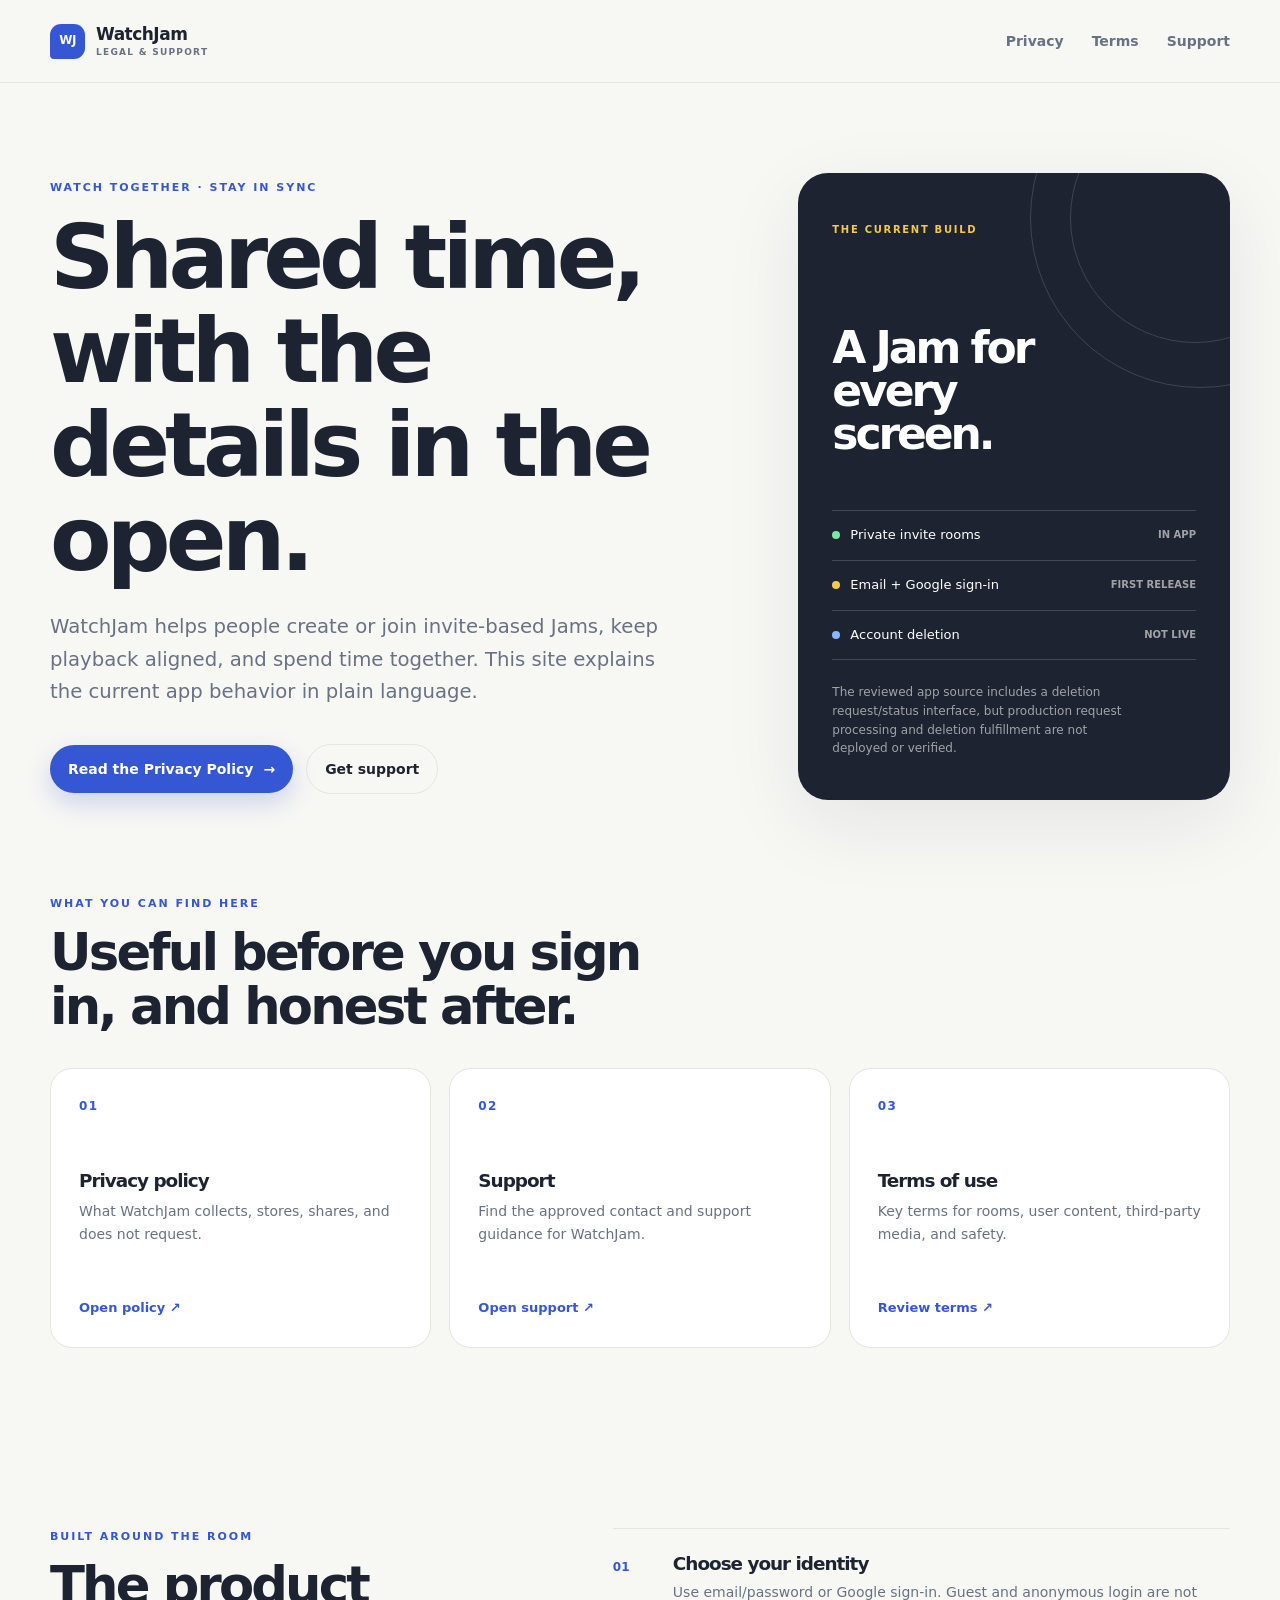
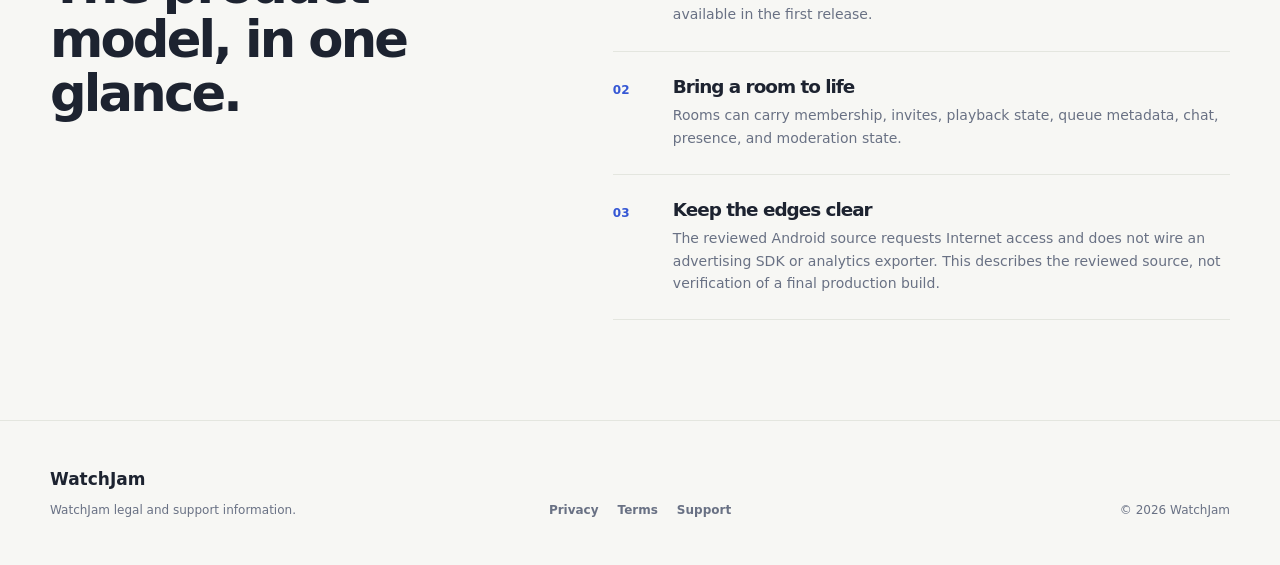
<file: index.html>
<!doctype html>
<html lang="en">
  <head>
    <meta charset="utf-8" />
    <meta name="viewport" content="width=device-width, initial-scale=1" />
    <meta
      name="description"
      content="WatchJam legal and support information."
    />
    <title>WatchJam — watch together, clearly</title>
    <link rel="stylesheet" href="assets/site.css" />
    <script defer src="assets/site.js"></script>
  </head>
  <body data-page="home">
<header class="site-header">
      <div class="container header-inner">
        <a class="brand" href="index.html" aria-label="WatchJam home">
          <span class="brand-mark" aria-hidden="true">WJ</span>
          <span class="brand-copy"
            ><strong>WatchJam</strong><small>legal &amp; support</small></span
          >
        </a>
        <button
          class="menu-toggle"
          type="button"
          aria-expanded="false"
          aria-controls="site-nav"
        >
          <span class="sr-only">Toggle navigation</span>
          <span class="menu-icon" aria-hidden="true"
            ><i></i><i></i><i></i
          ></span>
        </button>
        <nav id="site-nav" class="site-nav" aria-label="Primary navigation">
          <a data-nav="privacy" href="privacy.html">Privacy</a>

          <a data-nav="terms" href="terms.html">Terms</a>
          <a data-nav="support" href="support.html">Support</a>
        </nav>
      </div>
    </header>

    <main>
      <section class="hero container">
        <div class="hero-copy">
          <p class="eyebrow">Watch together · stay in sync</p>
          <h1>Shared time, with the details in the open.</h1>
          <p class="hero-lede">
            WatchJam helps people create or join invite-based Jams, keep
            playback aligned, and spend time together. This site explains the
            current app behavior in plain language.
          </p>
          <div class="button-row">
            <a class="button button-primary" href="privacy.html"
              >Read the Privacy Policy <span aria-hidden="true">→</span></a
            >
            <a class="button button-quiet" href="support.html">Get support</a>
          </div>
        </div>
        <div class="hero-card" aria-label="WatchJam product summary">
          <div class="orb orb-one"></div>
          <div class="orb orb-two"></div>
          <span class="hero-card-kicker">THE CURRENT BUILD</span>
          <div class="hero-card-title">A Jam for every screen.</div>
          <div class="signal-list">
            <div>
              <span class="signal-dot green"></span
              ><span>Private invite rooms</span><b>in app</b>
            </div>
            <div>
              <span class="signal-dot yellow"></span><span>Email + Google sign-in</span
              ><b>first release</b>
            </div>
            <div>
              <span class="signal-dot blue"></span><span>Account deletion</span
              ><b>not live</b>
            </div>
          </div>
          <p class="hero-card-note">
            The reviewed app source includes a deletion request/status
            interface, but production request processing and deletion
            fulfillment are not deployed or verified.
          </p>
        </div>
      </section>

      <section class="section section-tight container">
        <div class="section-heading">
          <p class="eyebrow">What you can find here</p>
          <h2>Useful before you sign in, and honest after.</h2>
        </div>
        <div class="card-grid three-up">
          <a class="info-card" href="privacy.html">
            <span class="card-number">01</span>
            <h3>Privacy policy</h3>
            <p>
              What WatchJam collects, stores, shares, and does not request.
            </p>
            <span class="card-link"
              >Open policy <span aria-hidden="true">↗</span></span
            >
          </a>
          <a class="info-card" href="support.html">
            <span class="card-number">02</span>
            <h3>Support</h3>
            <p>
              Find the approved contact and support guidance for WatchJam.
            </p>
            <span class="card-link"
              >Open support <span aria-hidden="true">↗</span></span
            >
          </a>
          <a class="info-card" href="terms.html">
            <span class="card-number">03</span>
            <h3>Terms of use</h3>
            <p>
              Key terms for rooms, user content, third-party media, and safety.
            </p>
            <span class="card-link"
              >Review terms <span aria-hidden="true">↗</span></span
            >
          </a>
        </div>
      </section>

      <section class="section container split-section">
        <div>
          <p class="eyebrow">Built around the room</p>
          <h2>The product model, in one glance.</h2>
        </div>
        <div class="fact-stack">
          <div class="fact-row">
            <span class="fact-icon">01</span>
            <div>
              <h3>Choose your identity</h3>
              <p>
                Use email/password or Google sign-in. Guest and anonymous login
                are not available in the first release.
              </p>
            </div>
          </div>
          <div class="fact-row">
            <span class="fact-icon">02</span>
            <div>
              <h3>Bring a room to life</h3>
              <p>
                Rooms can carry membership, invites, playback state, queue
                metadata, chat, presence, and moderation state.
              </p>
            </div>
          </div>
          <div class="fact-row">
            <span class="fact-icon">03</span>
            <div>
              <h3>Keep the edges clear</h3>
              <p>
                The reviewed Android source requests Internet access and does not wire
                an advertising SDK or analytics exporter. This describes the
                reviewed source, not verification of a final production build.
              </p>
            </div>
          </div>
        </div>
      </section>


    </main>

    <footer class="site-footer">
      <div class="container footer-inner">
        <div>
          <a class="footer-brand" href="index.html">WatchJam</a>
          <p>WatchJam legal and support information.</p>
        </div>
        <nav aria-label="Footer navigation">
          <a href="privacy.html">Privacy</a
          ><a href="terms.html">Terms</a><a href="support.html">Support</a>
        </nav>
        <p class="footer-meta">© <span data-year></span> WatchJam</p>
      </div>
    </footer>
  </body>
</html>
</file>
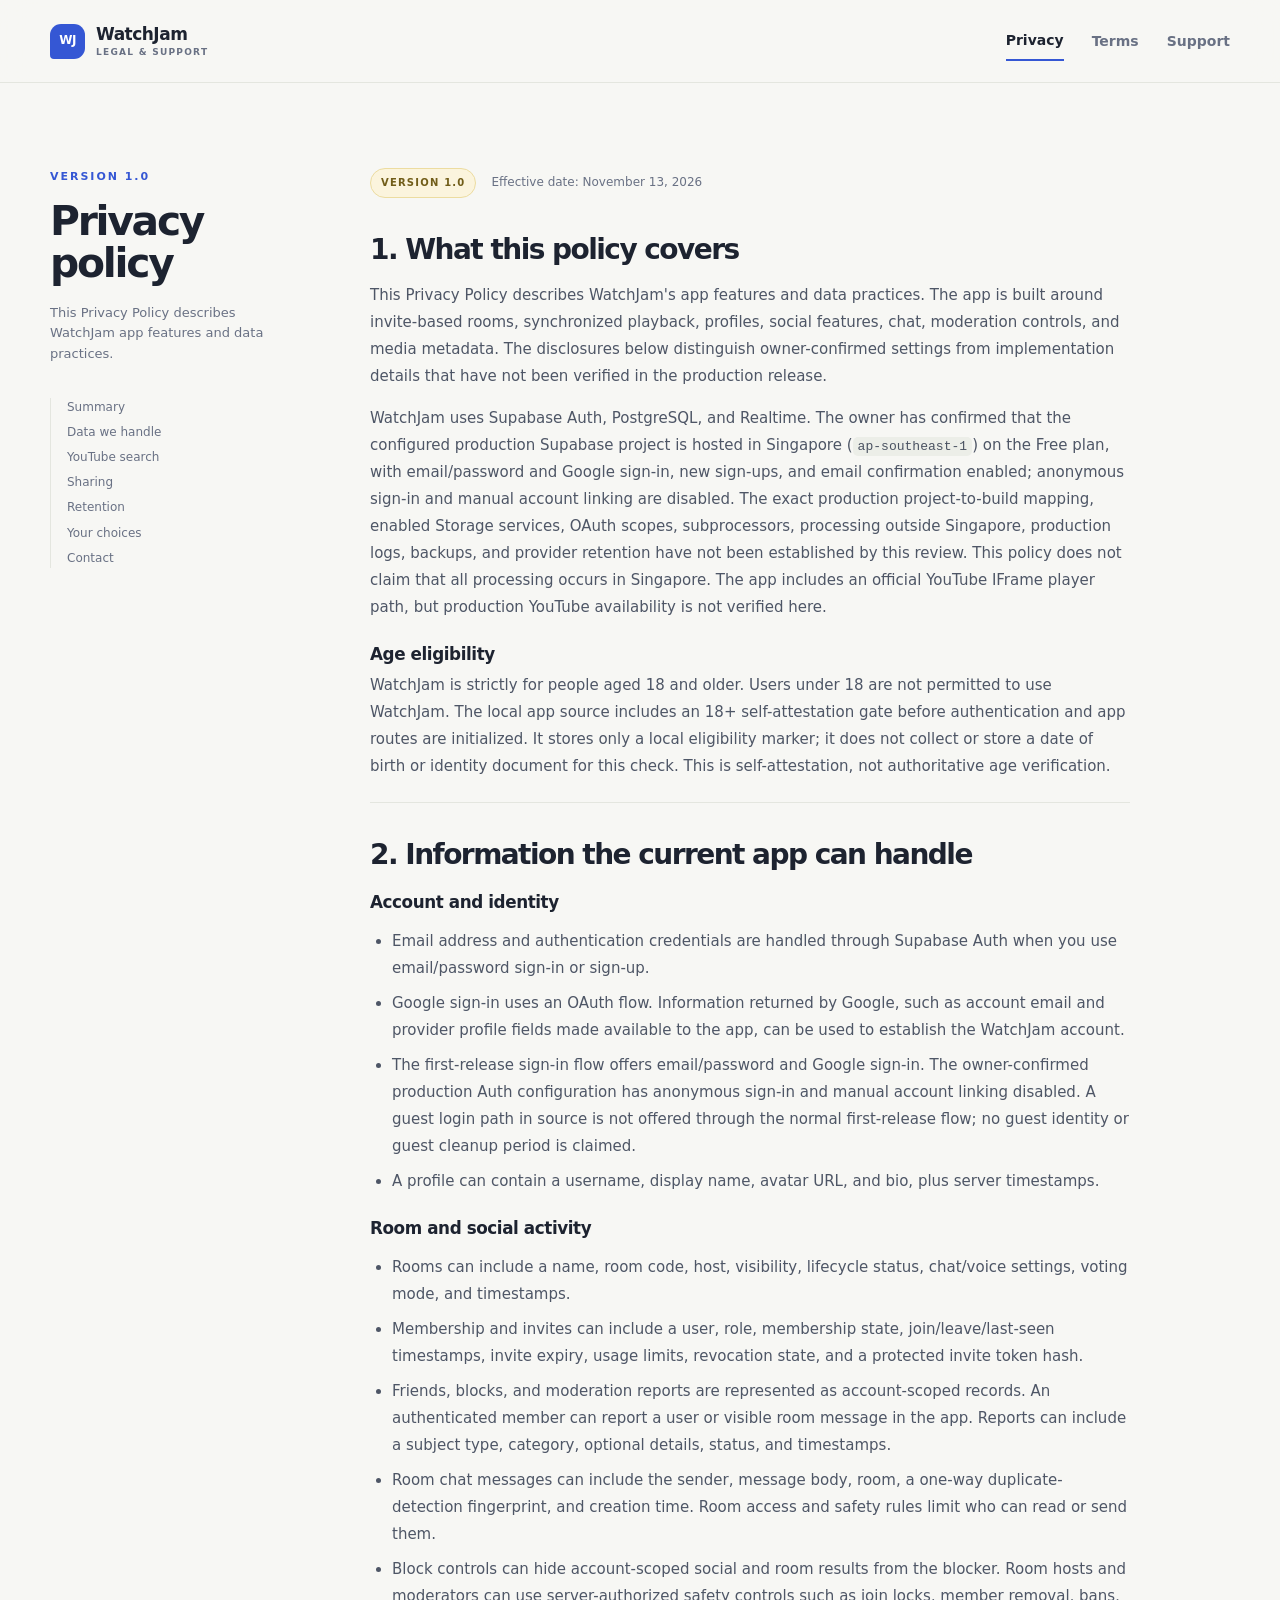
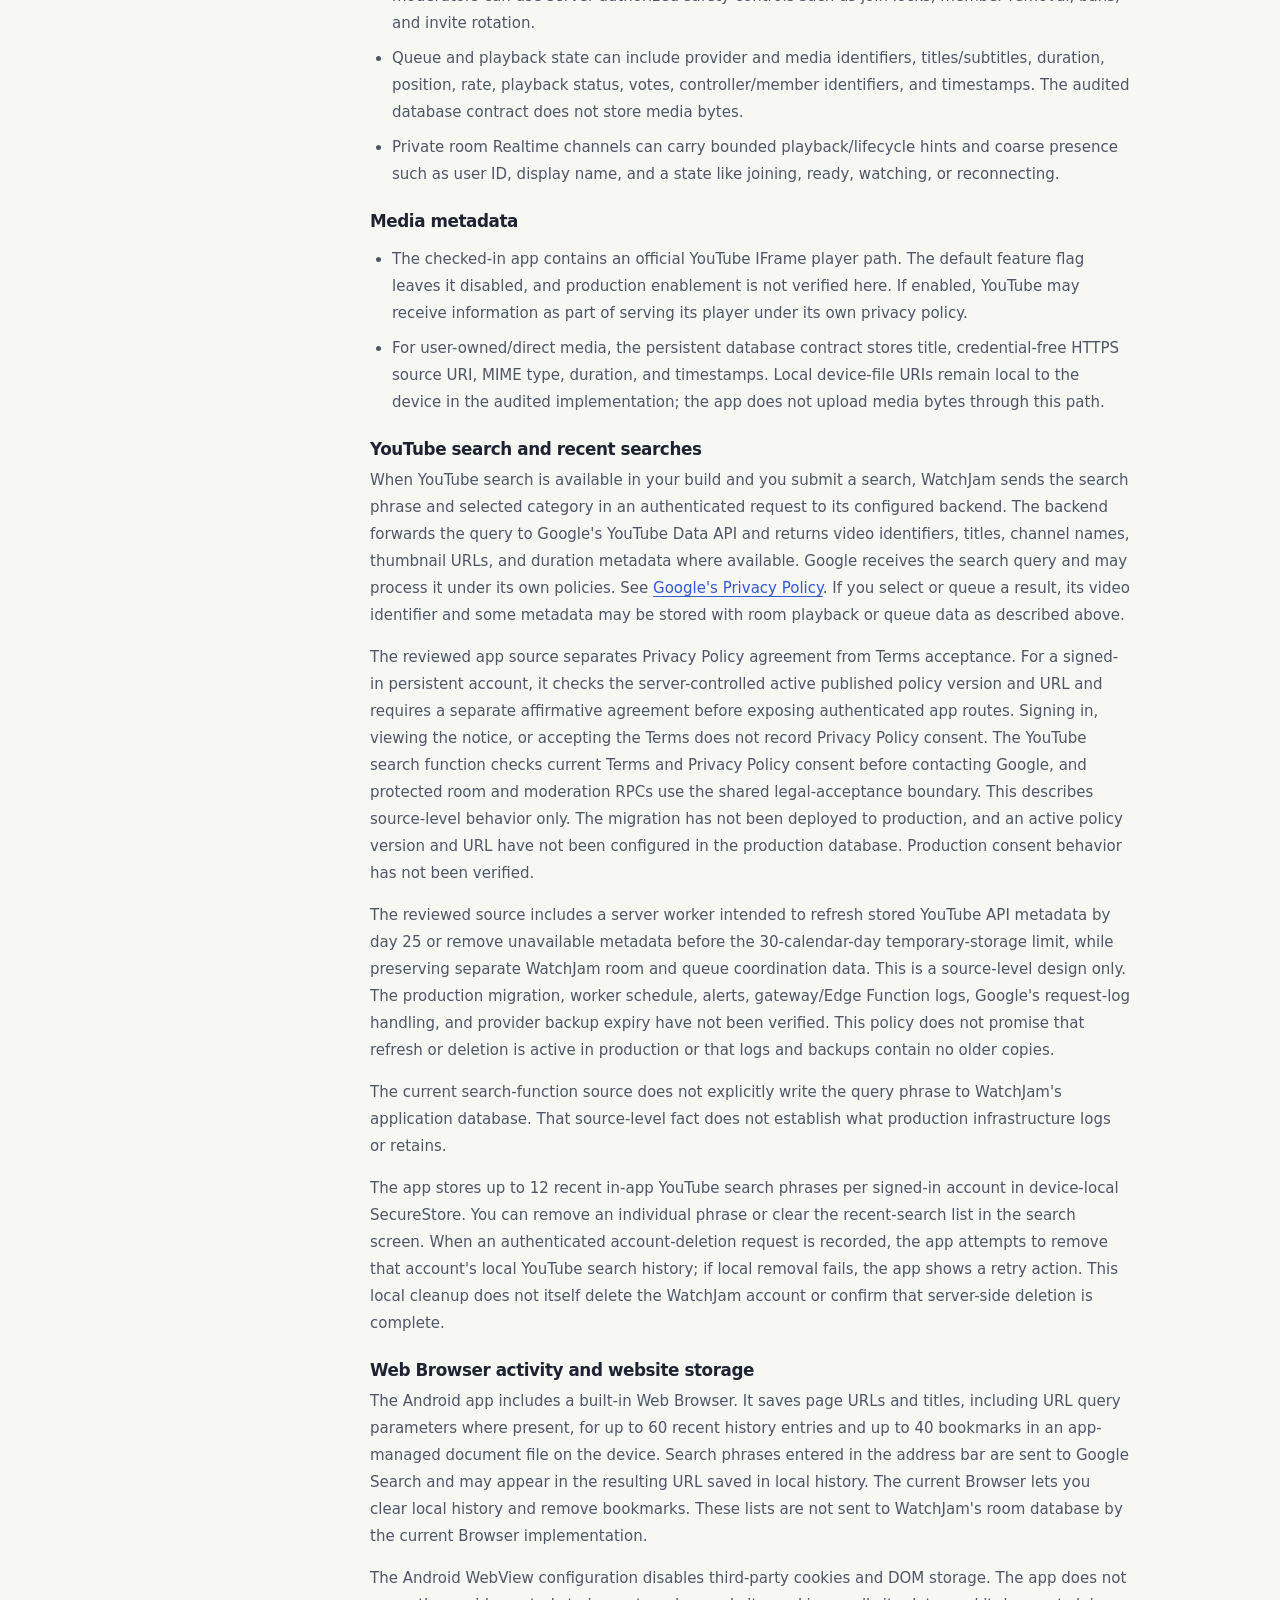
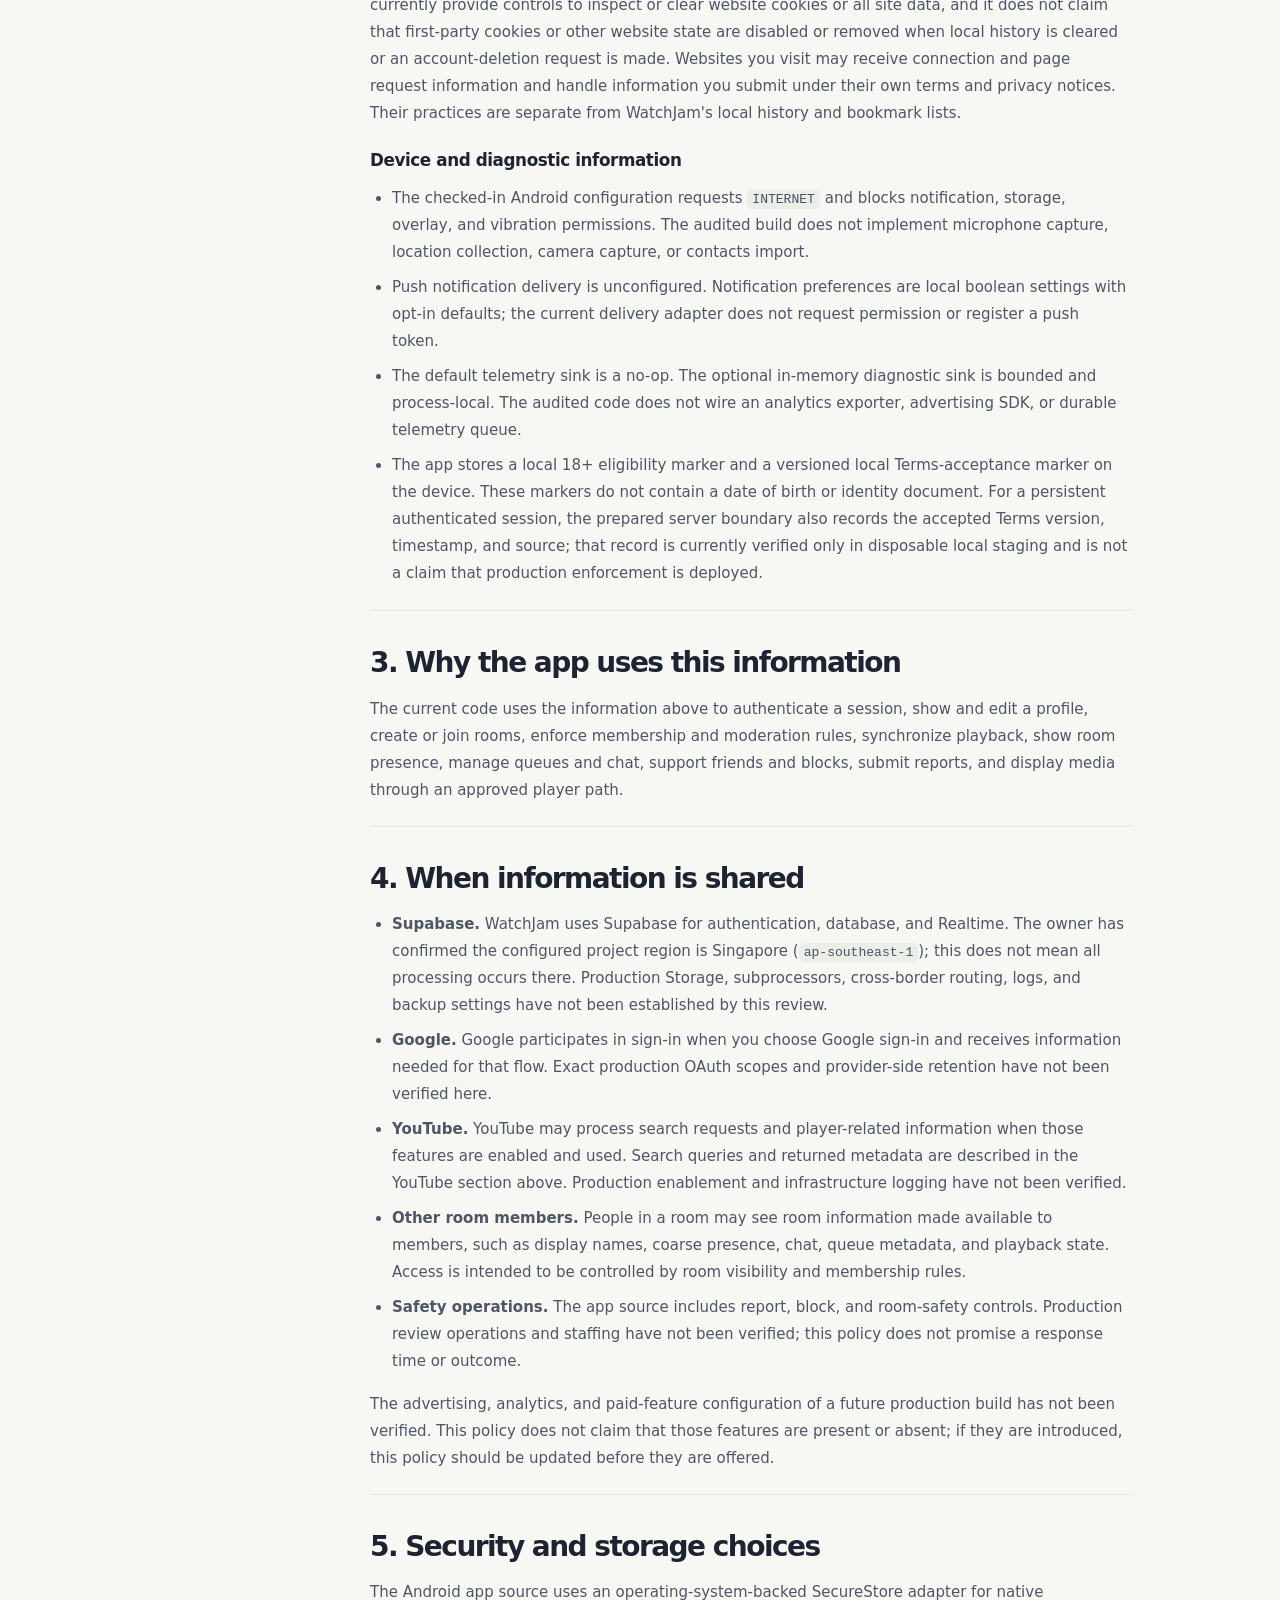
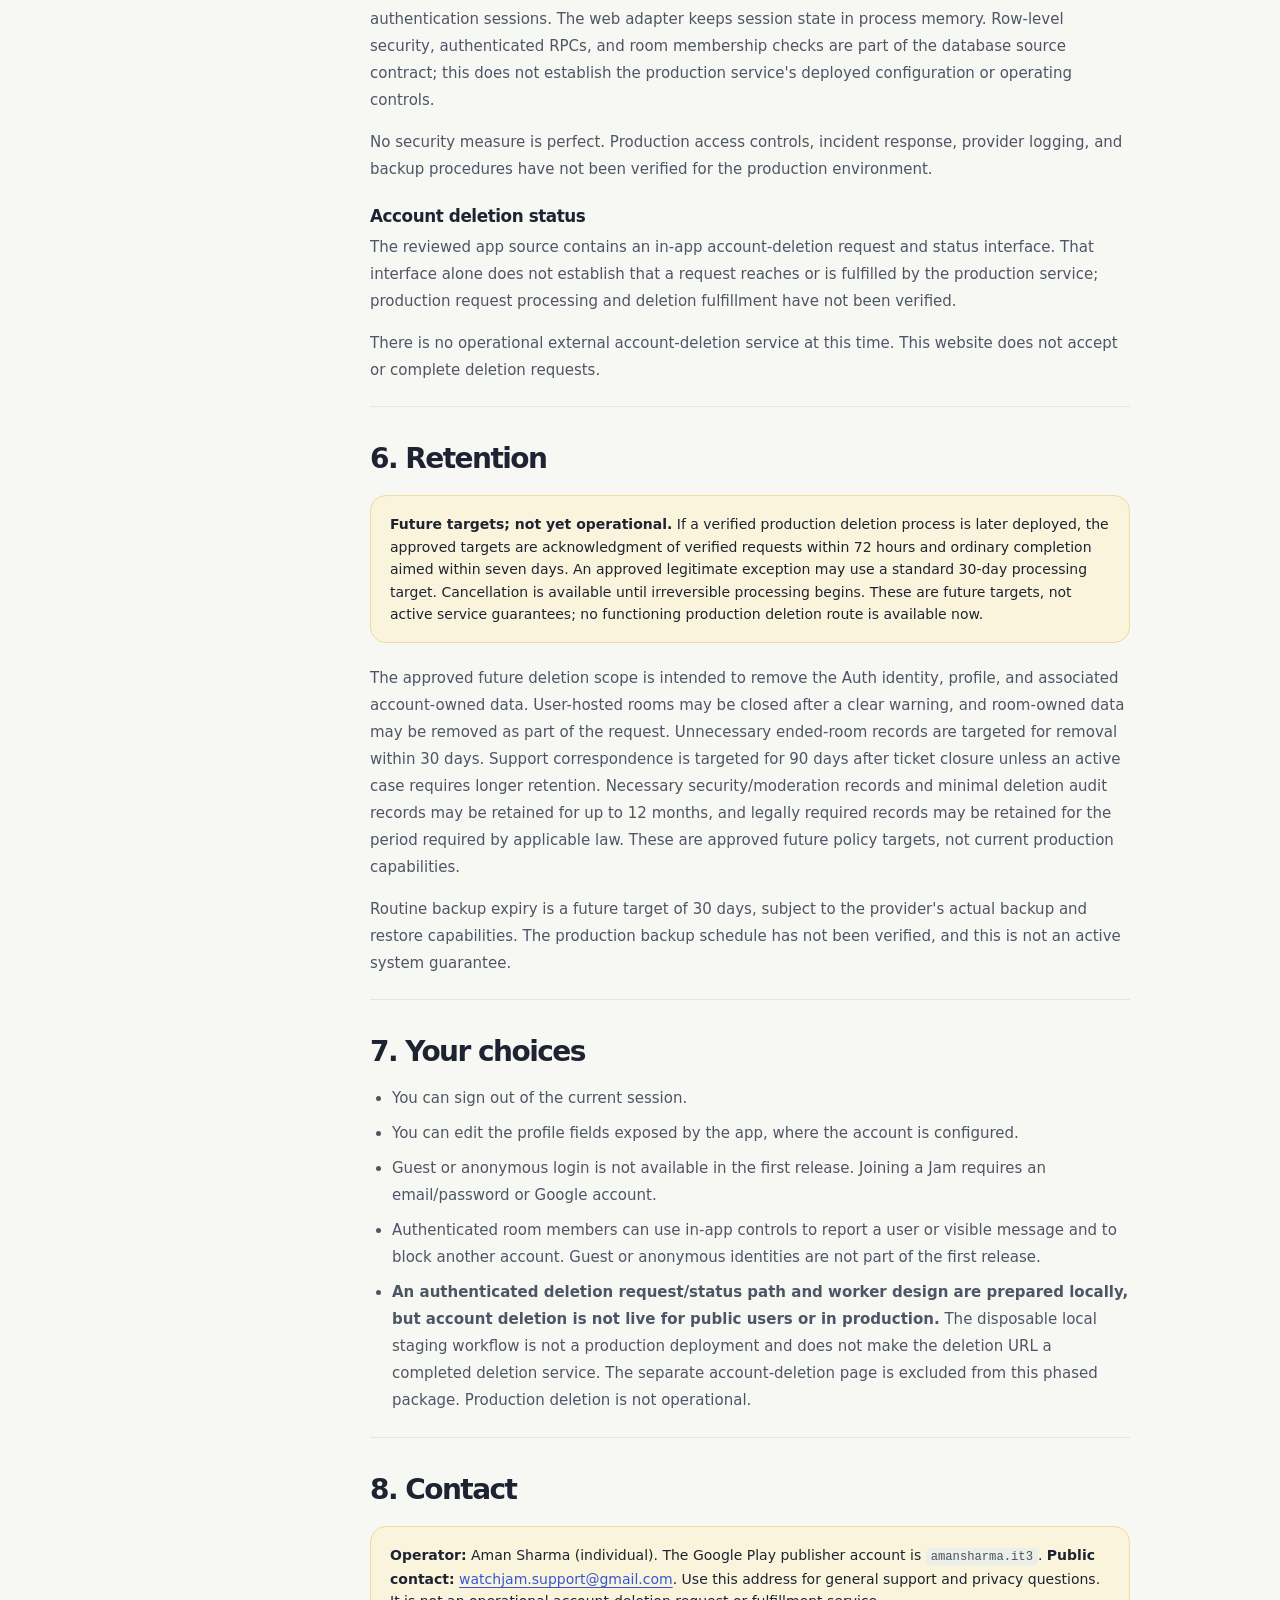
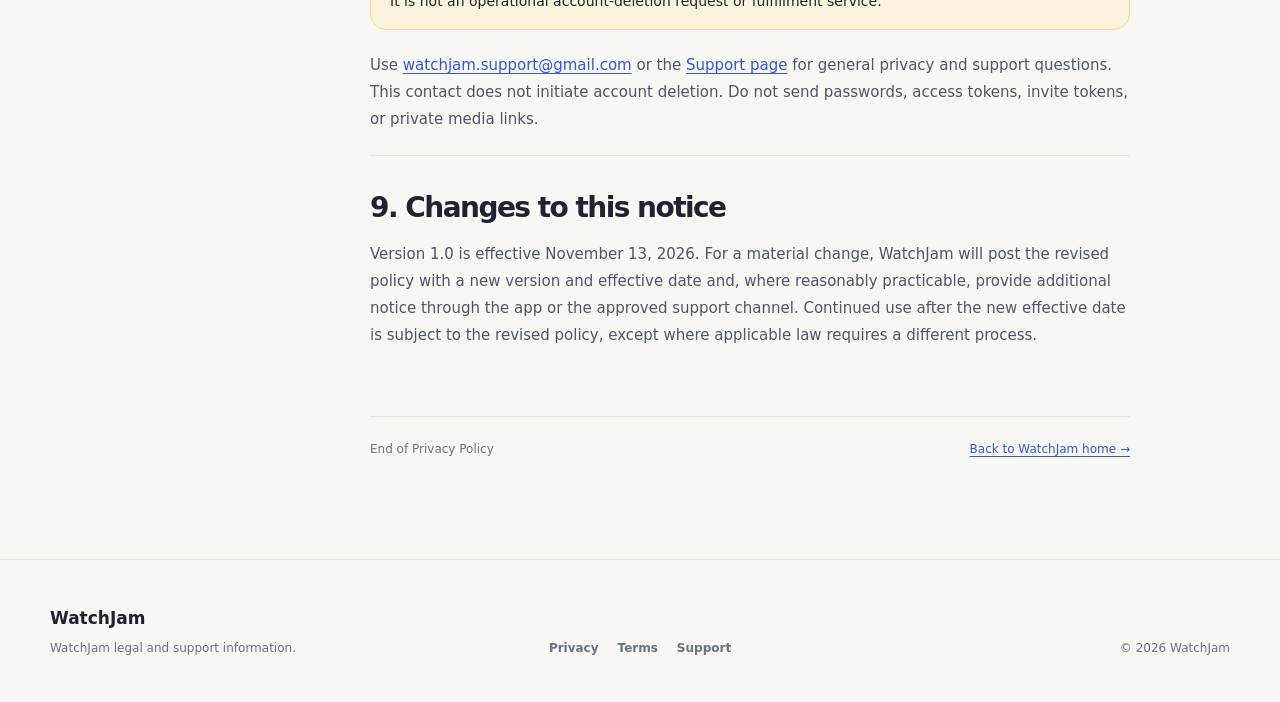
<file: privacy.html>
<!doctype html>
<html lang="en">
  <head>
    <meta charset="utf-8" />
    <meta name="viewport" content="width=device-width, initial-scale=1" />
    <meta
      name="description"
      content="WatchJam Privacy Policy explains how the app handles information."
    />
    <title>WatchJam Privacy Policy</title>
    <link rel="stylesheet" href="assets/site.css" />
    <script defer src="assets/site.js"></script>
  </head>
  <body data-page="privacy">
<header class="site-header">
      <div class="container header-inner">
        <a class="brand" href="index.html" aria-label="WatchJam home"
          ><span class="brand-mark" aria-hidden="true">WJ</span
          ><span class="brand-copy"
            ><strong>WatchJam</strong><small>legal &amp; support</small></span
          ></a
        ><button
          class="menu-toggle"
          type="button"
          aria-expanded="false"
          aria-controls="site-nav"
        >
          <span class="sr-only">Toggle navigation</span
          ><span class="menu-icon" aria-hidden="true"
            ><i></i><i></i><i></i
          ></span>
        </button>
        <nav id="site-nav" class="site-nav" aria-label="Primary navigation">
          <a data-nav="privacy" href="privacy.html">Privacy</a
          ><a data-nav="terms" href="terms.html">Terms</a
          ><a data-nav="support" href="support.html">Support</a>
        </nav>
      </div>
    </header>
    <main class="container legal-layout">
      <aside class="legal-rail">
        <p class="eyebrow">Version 1.0</p>
        <h1>Privacy policy</h1>
        <p class="rail-note">
          This Privacy Policy describes WatchJam app features and data practices.
        </p>
        <div class="rail-links">
          <a href="#summary">Summary</a><a href="#data">Data we handle</a
          ><a href="#youtube-search">YouTube search</a
          ><a href="#sharing">Sharing</a><a href="#retention">Retention</a
          ><a href="#choices">Your choices</a><a href="#contact">Contact</a>
        </div>
      </aside>
      <article class="legal-document">
        <div class="document-meta">
          <span class="status-pill">VERSION 1.0</span><span>Effective date: November 13, 2026</span>
        </div>
<section id="summary">
          <h2>1. What this policy covers</h2>
          <p>
            This Privacy Policy describes WatchJam's app features and data practices. The
            app is built around invite-based rooms, synchronized playback,
            profiles, social features, chat, moderation controls, and media
            metadata. The disclosures below distinguish owner-confirmed settings
            from implementation details that have not been verified in the
            production release.
          </p>
          <p>
            WatchJam uses Supabase Auth, PostgreSQL, and Realtime. The owner has
            confirmed that the configured production Supabase project is hosted
            in Singapore (<code>ap-southeast-1</code>) on the Free plan, with
            email/password and Google sign-in, new sign-ups, and email
            confirmation enabled; anonymous sign-in and manual account linking
            are disabled. The exact production project-to-build mapping, enabled
            Storage services, OAuth scopes, subprocessors, processing outside
            Singapore, production logs, backups, and provider retention have not
            been established by this review. This policy does not claim that all
            processing occurs in Singapore. The app includes an official YouTube
            IFrame player path, but production YouTube availability is not
            verified here.
          </p>
          <h3>Age eligibility</h3>
          <p>
            WatchJam is strictly for people aged 18 and older. Users under 18
            are not permitted to use WatchJam. The local app source includes an
            18+ self-attestation gate before authentication and app routes are
            initialized. It stores only a local eligibility marker; it does not
            collect or store a date of birth or identity document for this check.
            This is self-attestation, not authoritative age verification.
          </p>
        </section>
        <section id="data">
          <h2>2. Information the current app can handle</h2>
          <h3>Account and identity</h3>
          <ul>
            <li>
              Email address and authentication credentials are handled through
              Supabase Auth when you use email/password sign-in or sign-up.
            </li>
            <li>
              Google sign-in uses an OAuth flow. Information returned by Google,
              such as account email and provider profile fields made available
              to the app, can be used to establish the WatchJam account.
            </li>
            <li>
              The first-release sign-in flow offers email/password and Google
              sign-in. The owner-confirmed production Auth configuration has
              anonymous sign-in and manual account linking disabled. A guest
              login path in source is not offered through the normal first-release
              flow; no guest identity or guest cleanup period is claimed.
            </li>
            <li>
              A profile can contain a username, display name, avatar URL, and
              bio, plus server timestamps.
            </li>
          </ul>
          <h3>Room and social activity</h3>
          <ul>
            <li>
              Rooms can include a name, room code, host, visibility, lifecycle
              status, chat/voice settings, voting mode, and timestamps.
            </li>
            <li>
              Membership and invites can include a user, role, membership state,
              join/leave/last-seen timestamps, invite expiry, usage limits,
              revocation state, and a protected invite token hash.
            </li>
            <li>
              Friends, blocks, and moderation reports are represented as
              account-scoped records. An authenticated member can report a user
              or visible room message in the app. Reports can include a subject
              type, category, optional details, status, and timestamps.
            </li>
            <li>
              Room chat messages can include the sender, message body, room, a
              one-way duplicate-detection fingerprint, and creation time. Room
              access and safety rules limit who can read or send them.
            </li>
            <li>
              Block controls can hide account-scoped social and room results from
              the blocker. Room hosts and moderators can use server-authorized
              safety controls such as join locks, member removal, bans, and
              invite rotation.
            </li>
            <li>
              Queue and playback state can include provider and media
              identifiers, titles/subtitles, duration, position, rate, playback
              status, votes, controller/member identifiers, and timestamps. The
              audited database contract does not store media bytes.
            </li>
            <li>
              Private room Realtime channels can carry bounded
              playback/lifecycle hints and coarse presence such as user ID,
              display name, and a state like joining, ready, watching, or
              reconnecting.
            </li>
          </ul>
          <h3>Media metadata</h3>
          <ul>
            <li>
              The checked-in app contains an official YouTube IFrame player
              path. The default feature flag leaves it disabled, and production
              enablement is not verified here. If enabled, YouTube may receive
              information as part of serving its player under its own privacy
              policy.
            </li>
            <li>
              For user-owned/direct media, the persistent database contract
              stores title, credential-free HTTPS source URI, MIME type,
              duration, and timestamps. Local device-file URIs remain local to
              the device in the audited implementation; the app does not upload
              media bytes through this path.
            </li>
          </ul>
          <h3 id="youtube-search">YouTube search and recent searches</h3>
          <p>
            When YouTube search is available in your build and you submit a
            search, WatchJam sends the search phrase and selected category in an
            authenticated request to its configured backend. The backend forwards
            the query to Google's YouTube Data API and returns video identifiers,
            titles, channel names, thumbnail URLs, and duration metadata where
            available. Google receives the search query and may process it under
            its own policies. See
            <a href="https://policies.google.com/privacy">Google's Privacy Policy</a>.
            If you select or queue a result, its video identifier and some
            metadata may be stored with room playback or queue data as described
            above.
          </p>
          <p>
            The reviewed app source separates Privacy Policy agreement from
            Terms acceptance. For a signed-in persistent account, it checks the
            server-controlled active published policy version and URL and
            requires a separate affirmative agreement before exposing
            authenticated app routes. Signing in, viewing the notice, or
            accepting the Terms does not record Privacy Policy consent. The
            YouTube search function checks current Terms and Privacy Policy
            consent before contacting Google, and protected room and moderation
            RPCs use the shared legal-acceptance boundary. This describes source-level behavior only. The migration has not been
            deployed to production, and an active policy version and URL have not
            been configured in the production database. Production consent
            behavior has not been verified.
          </p>
          <p>
            The reviewed source includes a server worker intended to refresh
            stored YouTube API metadata by day 25 or remove unavailable metadata
            before the 30-calendar-day temporary-storage limit, while preserving
            separate WatchJam room and queue coordination data. This is a
            source-level design only. The production migration, worker schedule,
            alerts, gateway/Edge Function logs, Google's request-log handling,
            and provider backup expiry have not been verified. This policy does
            not promise that refresh or deletion is active in production or that
            logs and backups contain no older copies.
          </p>
          <p>
            The current search-function source does not explicitly write the
            query phrase to WatchJam's application database. That source-level
            fact does not establish what production infrastructure logs or
            retains.
          </p>
          <p>
            The app stores up to 12 recent in-app YouTube search phrases per
            signed-in account in device-local SecureStore. You can remove an
            individual phrase or clear the recent-search list in the search
            screen. When an authenticated account-deletion request is recorded,
            the app attempts to remove that account's local YouTube search
            history; if local removal fails, the app shows a retry action. This
            local cleanup does not itself delete the WatchJam account or confirm
            that server-side deletion is complete.
          </p>
          <h3>Web Browser activity and website storage</h3>
          <p>
            The Android app includes a built-in Web Browser. It saves page URLs
            and titles, including URL query parameters where present, for up to 60
            recent history entries and up to 40
            bookmarks in an app-managed document file on the device. Search
            phrases entered in the address bar are sent to Google Search and
            may appear in the resulting URL saved in local
            history. The current Browser lets you clear local history and
            remove bookmarks. These lists are not sent to WatchJam's room
            database by the current Browser implementation.
          </p>
          <p>
            The Android WebView configuration disables third-party cookies and
            DOM storage. The app does not currently provide controls to inspect
            or clear website cookies or all site data, and it does not claim
            that first-party cookies or other website state are disabled or
            removed when local history is cleared or an account-deletion
            request is made. Websites you visit may receive connection and page
            request information and handle information you submit under their
            own terms and privacy notices. Their practices are separate from
            WatchJam's local history and bookmark lists.
          </p>
<h3>Device and diagnostic information</h3>
          <ul>
            <li>
              The checked-in Android configuration requests
              <code>INTERNET</code> and blocks notification, storage, overlay,
              and vibration permissions. The audited build does not implement
              microphone capture, location collection, camera capture, or
              contacts import.
            </li>
            <li>
              Push notification delivery is unconfigured. Notification
              preferences are local boolean settings with opt-in defaults; the
              current delivery adapter does not request permission or register a
              push token.
            </li>
            <li>
              The default telemetry sink is a no-op. The optional in-memory
              diagnostic sink is bounded and process-local. The audited code
              does not wire an analytics exporter, advertising SDK, or durable
              telemetry queue.
            </li>
            <li>
              The app stores a local 18+ eligibility marker and a versioned
              local Terms-acceptance marker on the device. These markers do not
              contain a date of birth or identity document. For a persistent
              authenticated session, the prepared server boundary also records
              the accepted Terms version, timestamp, and source; that record is
              currently verified only in disposable local staging and is not a
              claim that production enforcement is deployed.
            </li>
          </ul>
        </section>
        <section id="use">
          <h2>3. Why the app uses this information</h2>
          <p>
            The current code uses the information above to authenticate a
            session, show and edit a profile, create or join rooms, enforce
            membership and moderation rules, synchronize playback, show room
            presence, manage queues and chat, support friends and blocks, submit
            reports, and display media through an approved player path.
          </p>
        </section>
        <section id="sharing">
          <h2>4. When information is shared</h2>
          <ul>
            <li>
              <strong>Supabase.</strong> WatchJam uses Supabase for
              authentication, database, and Realtime. The owner has confirmed
              the configured project region is Singapore
              (<code>ap-southeast-1</code>); this does not mean all processing
              occurs there. Production Storage, subprocessors, cross-border
              routing, logs, and backup settings have not been established by
              this review.
            </li>
            <li>
              <strong>Google.</strong> Google participates in sign-in when you
              choose Google sign-in and receives information needed for that
              flow. Exact production OAuth scopes and provider-side retention
              have not been verified here.
            </li>
            <li>
              <strong>YouTube.</strong> YouTube may process search requests and
              player-related information when those features are enabled and
              used. Search queries and returned metadata are described in the
              YouTube section above. Production enablement and infrastructure
              logging have not been verified.
            </li>
            <li>
              <strong>Other room members.</strong> People in a room may see room
              information made available to members, such as display names,
              coarse presence, chat, queue metadata, and playback state. Access
              is intended to be controlled by room visibility and membership
              rules.
            </li>
            <li>
              <strong>Safety operations.</strong> The app source includes report,
              block, and room-safety controls. Production review operations and
              staffing have not been verified; this policy does not promise a
              response time or outcome.
            </li>
          </ul>
          <p>
            The advertising, analytics, and paid-feature configuration of a future
            production build has not been verified. This policy does not claim
            that those features are present or absent; if they are introduced,
            this policy should be updated before they are offered.
          </p>
        </section>
        <section id="security">
          <h2>5. Security and storage choices</h2>
          <p>
            The Android app source uses an operating-system-backed SecureStore
            adapter for native authentication sessions. The web adapter keeps
            session state in process memory. Row-level security, authenticated
            RPCs, and room membership checks are part of the database source
            contract; this does not establish the production service's deployed
            configuration or operating controls.
          </p>
          <p>
            No security measure is perfect. Production access controls, incident
            response, provider logging, and backup procedures have not been
            verified for the production environment.
          </p>
          <h3>Account deletion status</h3>
          <p>
            The reviewed app source contains an in-app account-deletion request
            and status interface. That interface alone does not establish that a
            request reaches or is fulfilled by the production service; production
            request processing and deletion fulfillment have not been verified.
          </p>
          <p>
            There is no operational external account-deletion service at this
            time. This website does not accept or complete deletion
            requests.
          </p>
        </section>
        <section id="retention">
          <h2>6. Retention</h2>
          <div class="callout callout-warning">
            <strong>Future targets; not yet operational.</strong> If a verified
            production deletion process is later deployed, the approved targets
            are acknowledgment of verified requests within 72 hours and ordinary
            completion aimed within seven days. An approved legitimate exception
            may use a standard 30-day processing target. Cancellation is available
            until irreversible processing begins. These are future targets, not
            active service guarantees; no functioning production deletion route
            is available now.
          </div>
          <p>
            The approved future deletion scope is intended to remove the Auth
            identity, profile, and associated account-owned data. User-hosted
            rooms may be closed after a clear warning, and room-owned data may
            be removed as part of the request. Unnecessary ended-room records
            are targeted for removal within 30 days. Support correspondence is
            targeted for 90 days after ticket closure unless an active case
            requires longer retention. Necessary security/moderation records
            and minimal deletion audit records may be retained for up to 12
            months, and legally required records may be retained for the period
            required by applicable law. These are approved future policy
            targets, not current production capabilities.
          </p>
          <p>
            Routine backup expiry is a future target of 30 days, subject to the
            provider's actual backup and restore capabilities. The production
            backup schedule has not been verified, and this is not an active
            system guarantee.
          </p>
        </section>
        <section id="choices">
          <h2>7. Your choices</h2>
          <ul>
            <li>You can sign out of the current session.</li>
            <li>
              You can edit the profile fields exposed by the app, where the
              account is configured.
            </li>
            <li>
              Guest or anonymous login is not available in the first release.
              Joining a Jam requires an email/password or Google account.
            </li>
            <li>
              Authenticated room members can use in-app controls to report a
              user or visible message and to block another account. Guest or
              anonymous identities are not part of the first release.
            </li>
            <li>
              <strong
                >An authenticated deletion request/status path and worker
                design are prepared locally, but account deletion is not live
                for public users or in production.</strong
              > The disposable local staging workflow is not a production
              deployment and does not make the deletion URL a completed
              deletion service. The separate account-deletion page is excluded from this phased package. Production deletion is not operational.
            </li>
          </ul>
        </section>
        <section id="contact">
          <h2>8. Contact</h2>
          <div class="callout callout-warning">
            <strong>Operator:</strong> Aman Sharma (individual). The Google Play
            publisher account is <code>amansharma.it3</code>.
            <strong>Public contact:</strong>
            <a href="mailto:watchjam.support@gmail.com">watchjam.support@gmail.com</a>.
            Use this address for general support and privacy questions. It is not
            an operational account-deletion request or fulfillment service.
          </div>
          <p>
            Use <a href="mailto:watchjam.support@gmail.com">watchjam.support@gmail.com</a>
            or the <a href="support.html">Support page</a> for general privacy
            and support questions. This contact does not initiate account
            deletion. Do not send passwords, access tokens, invite tokens, or
            private media links.
          </p>
        </section>
        <section>
          <h2>9. Changes to this notice</h2>
          <p>
            Version 1.0 is effective November 13, 2026.
            For a material change, WatchJam will post the revised policy with a
            new version and effective date and, where reasonably practicable,
            provide additional notice through the app or the approved support
            channel. Continued use after the new effective date is subject to
            the revised policy, except where applicable law requires a different
            process.
          </p>
        </section>
        <div class="document-end">
          <span>End of Privacy Policy</span
          ><a href="index.html">Back to WatchJam home →</a>
        </div>
      </article>
    </main>
    <footer class="site-footer">
      <div class="container footer-inner">
        <div>
          <a class="footer-brand" href="index.html">WatchJam</a>
          <p>WatchJam legal and support information.</p>
        </div>
        <nav aria-label="Footer navigation">
          <a href="privacy.html">Privacy</a
          ><a href="terms.html">Terms</a><a href="support.html">Support</a>
        </nav>
        <p class="footer-meta">© <span data-year></span> WatchJam</p>
      </div>
    </footer>
  </body>
</html>
</file>
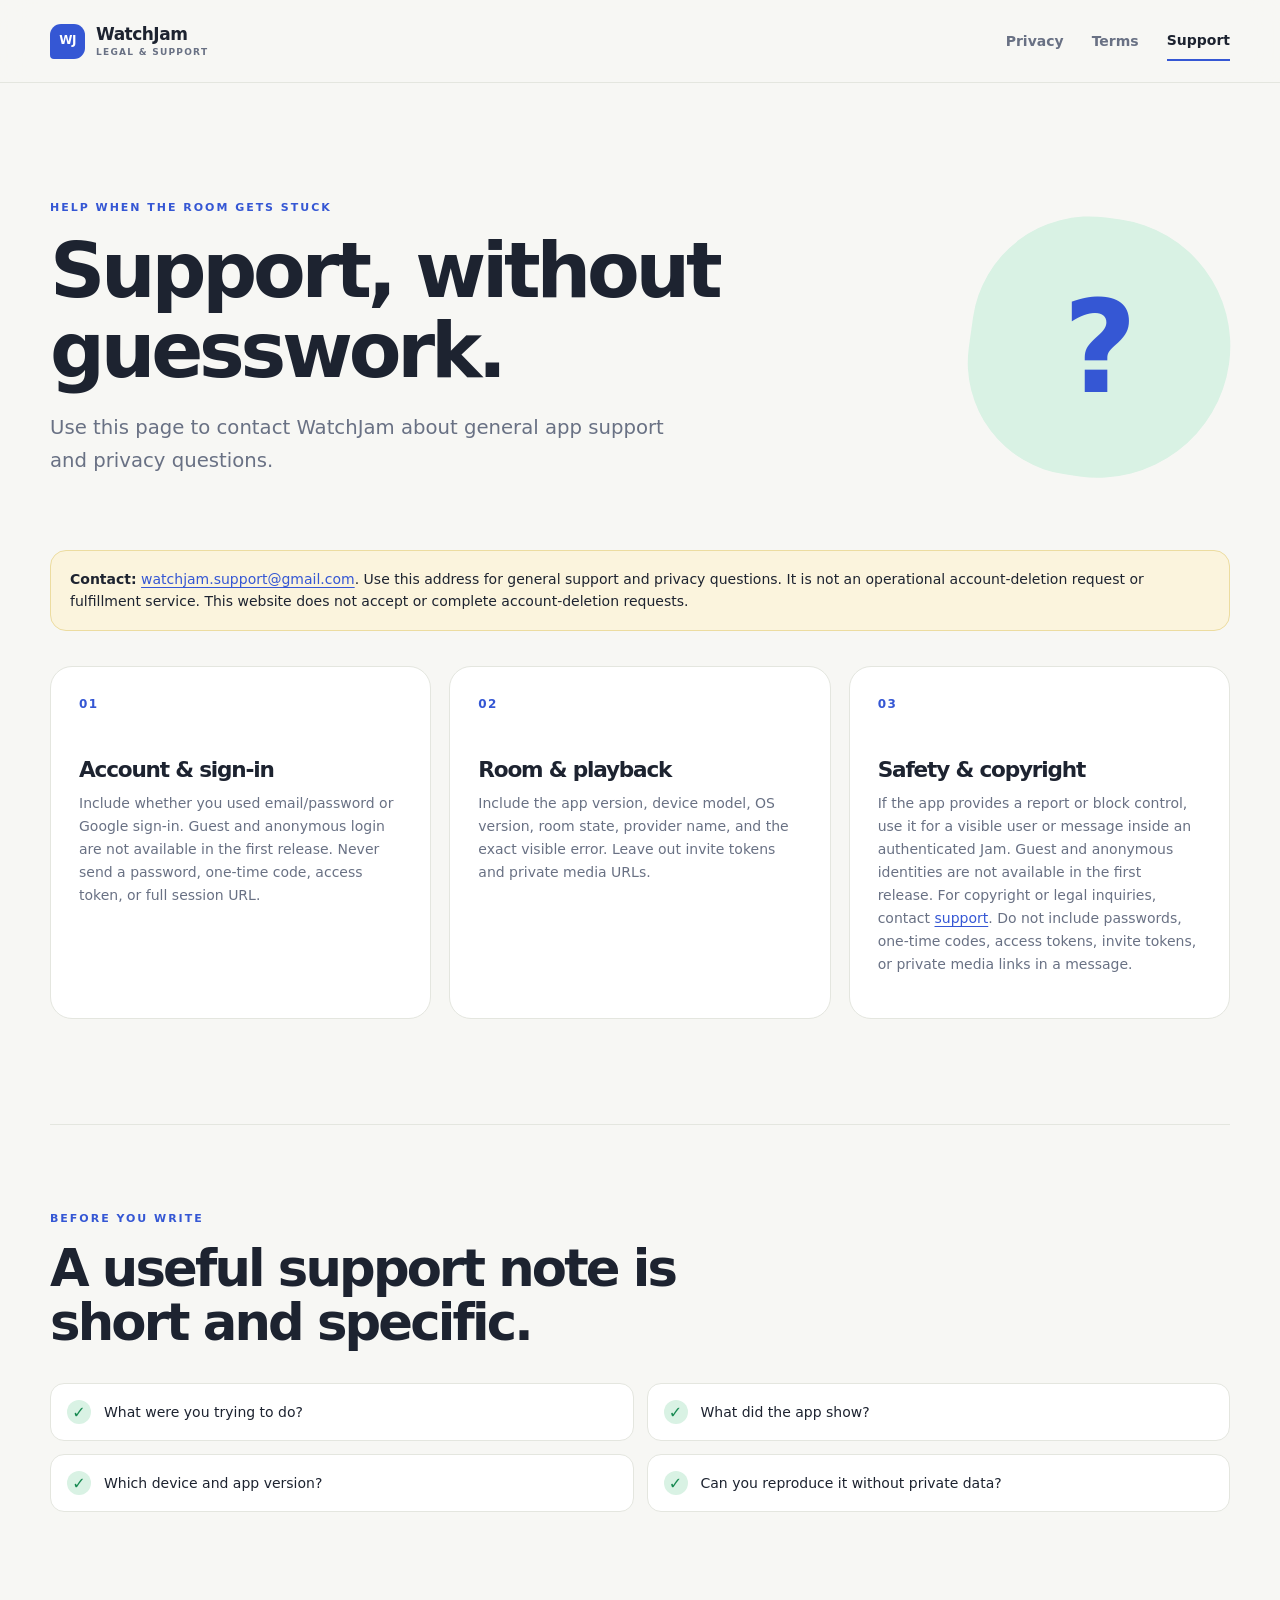
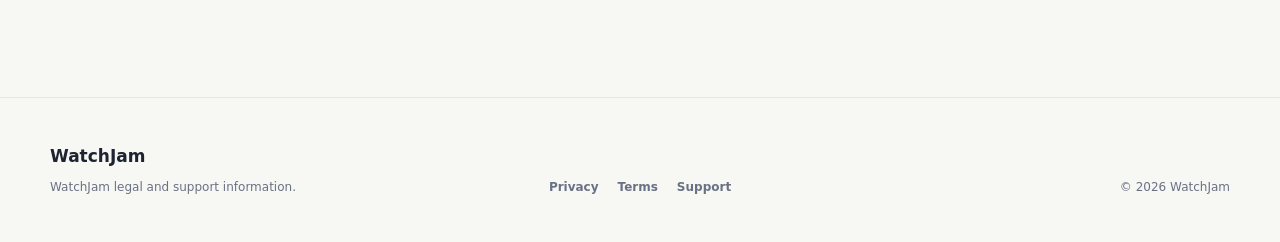
<file: support.html>
<!doctype html>
<html lang="en">
  <head>
    <meta charset="utf-8" />
    <meta name="viewport" content="width=device-width, initial-scale=1" />
    <meta
      name="description"
      content="WatchJam support and contact information."
    />
    <title>WatchJam Support</title>
    <link rel="stylesheet" href="assets/site.css" />
    <script defer src="assets/site.js"></script>
  </head>
  <body data-page="support">
<header class="site-header">
      <div class="container header-inner">
        <a class="brand" href="index.html" aria-label="WatchJam home"
          ><span class="brand-mark" aria-hidden="true">WJ</span
          ><span class="brand-copy"
            ><strong>WatchJam</strong><small>legal &amp; support</small></span
          ></a
        ><button
          class="menu-toggle"
          type="button"
          aria-expanded="false"
          aria-controls="site-nav"
        >
          <span class="sr-only">Toggle navigation</span
          ><span class="menu-icon" aria-hidden="true"
            ><i></i><i></i><i></i
          ></span>
        </button>
        <nav id="site-nav" class="site-nav" aria-label="Primary navigation">
          <a data-nav="privacy" href="privacy.html">Privacy</a
          ><a data-nav="terms" href="terms.html">Terms</a
          ><a data-nav="support" href="support.html">Support</a>
        </nav>
      </div>
    </header>
    <main class="container support-page">
      <section class="support-hero">
        <div>
          <p class="eyebrow">Help when the room gets stuck</p>
          <h1>Support, without guesswork.</h1>
          <p class="lede">
            Use this page to contact WatchJam about general app support and privacy
            questions.
          </p>
        </div>
        <div class="support-mark" aria-hidden="true"><span>?</span></div>
      </section>
      <div class="callout callout-warning">
        <strong>Contact:</strong>
        <a href="mailto:watchjam.support@gmail.com">watchjam.support@gmail.com</a>.
        Use this address for general support and privacy questions. It is not an
        operational account-deletion request or fulfillment service. This
        website does not accept or complete account-deletion requests.
      </div>
      <section class="support-grid">
        <div class="support-card">
          <span class="card-number">01</span>
          <h2>Account &amp; sign-in</h2>
          <p>
            Include whether you used email/password or Google sign-in. Guest
            and anonymous login are not available in the first release. Never
            send a password, one-time code, access token, or full session URL.
          </p>
        </div>
        <div class="support-card">
          <span class="card-number">02</span>
          <h2>Room &amp; playback</h2>
          <p>
            Include the app version, device model, OS version, room state,
            provider name, and the exact visible error. Leave out invite tokens
            and private media URLs.
          </p>
        </div>
        <div class="support-card">
          <span class="card-number">03</span>
          <h2>Safety &amp; copyright</h2>
          <p>
            If the app provides a report or block control, use it for a visible
            user or message inside an authenticated Jam. Guest and anonymous
            identities are not available in the first release. For copyright or
            legal inquiries, contact
            <a href="mailto:watchjam.support@gmail.com">support</a>. Do not
            include passwords, one-time codes, access tokens, invite tokens, or
            private media links in a message.
          </p>
        </div>
      </section>
      <section class="support-section">
        <div class="section-heading">
          <p class="eyebrow">Before you write</p>
          <h2>A useful support note is short and specific.</h2>
        </div>
        <div class="support-checks">
          <div>
            <span>✓</span>
            <p>What were you trying to do?</p>
          </div>
          <div>
            <span>✓</span>
            <p>What did the app show?</p>
          </div>
          <div>
            <span>✓</span>
            <p>Which device and app version?</p>
          </div>
          <div>
            <span>✓</span>
            <p>Can you reproduce it without private data?</p>
          </div>
        </div>
      </section>

    </main>
    <footer class="site-footer">
      <div class="container footer-inner">
        <div>
          <a class="footer-brand" href="index.html">WatchJam</a>
          <p>WatchJam legal and support information.</p>
        </div>
        <nav aria-label="Footer navigation">
          <a href="privacy.html">Privacy</a
          ><a href="terms.html">Terms</a><a href="support.html">Support</a>
        </nav>
        <p class="footer-meta">© <span data-year></span> WatchJam</p>
      </div>
    </footer>
  </body>
</html>
</file>
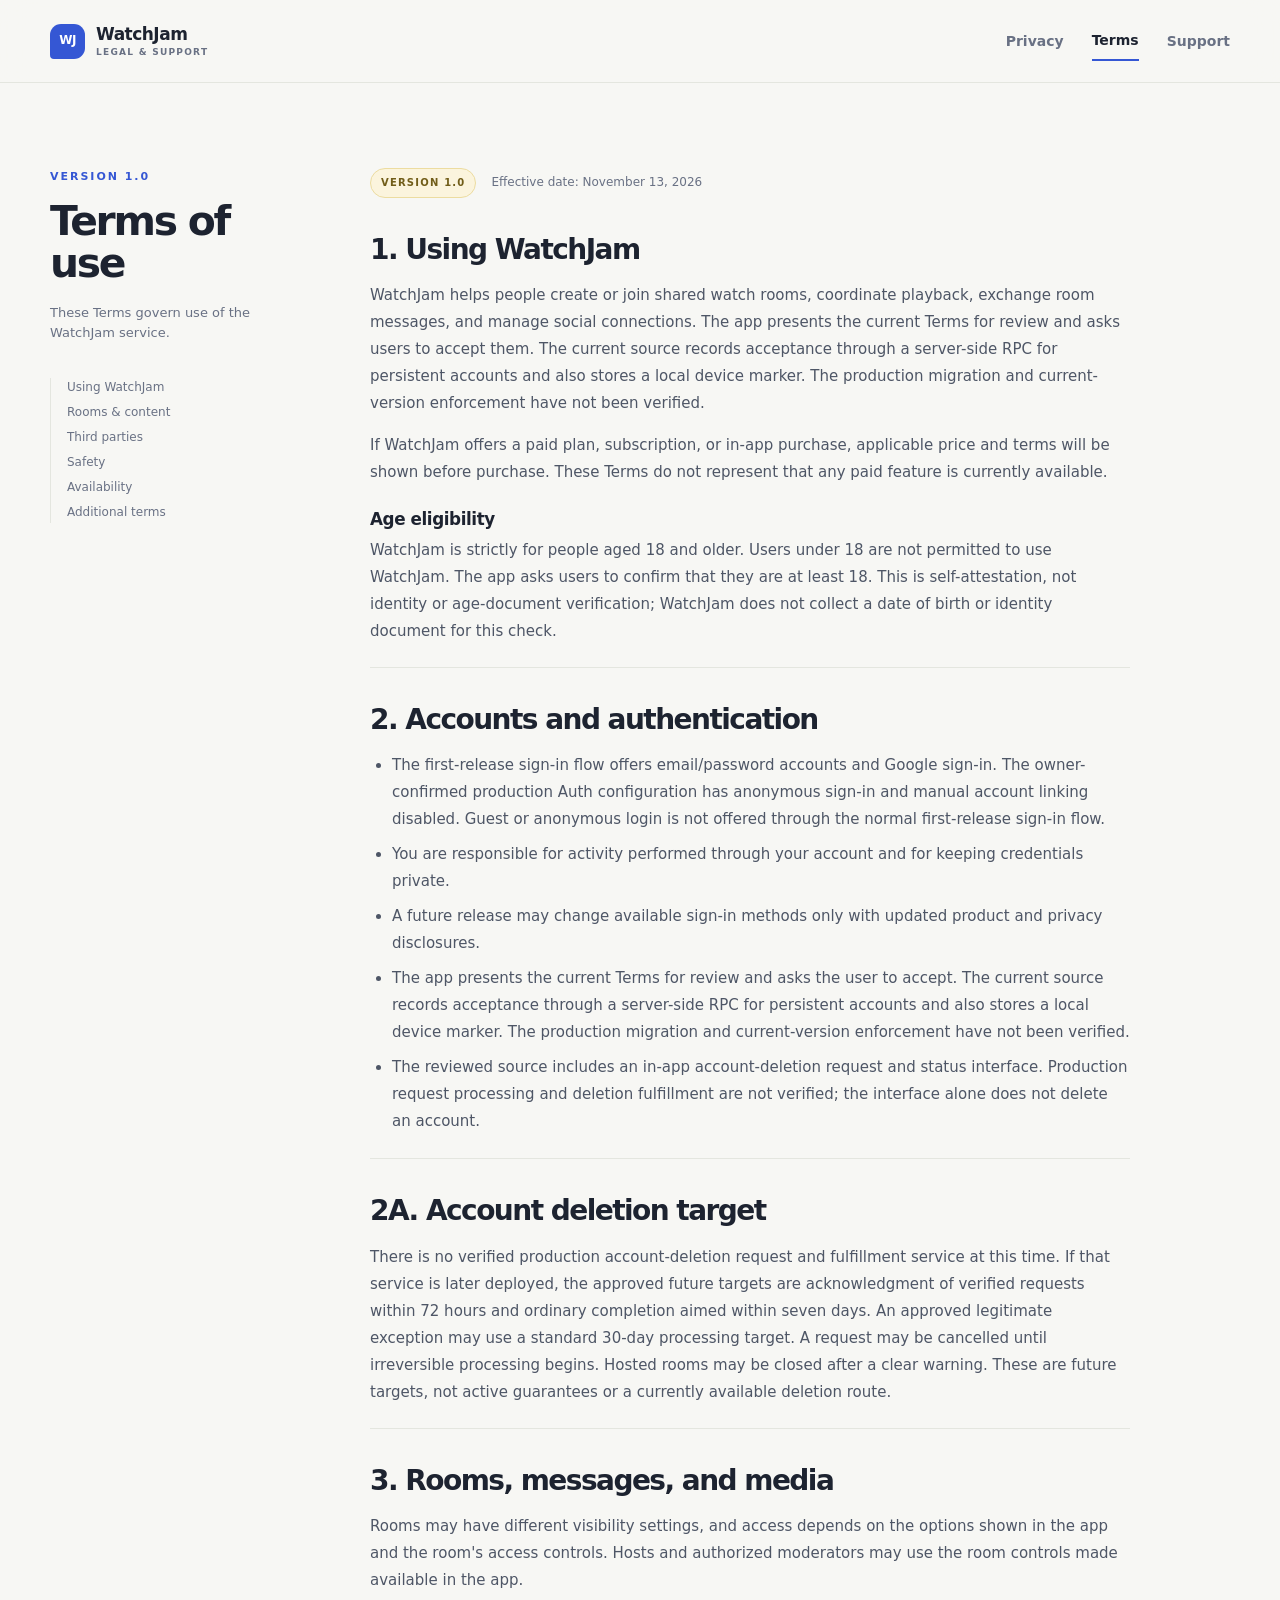
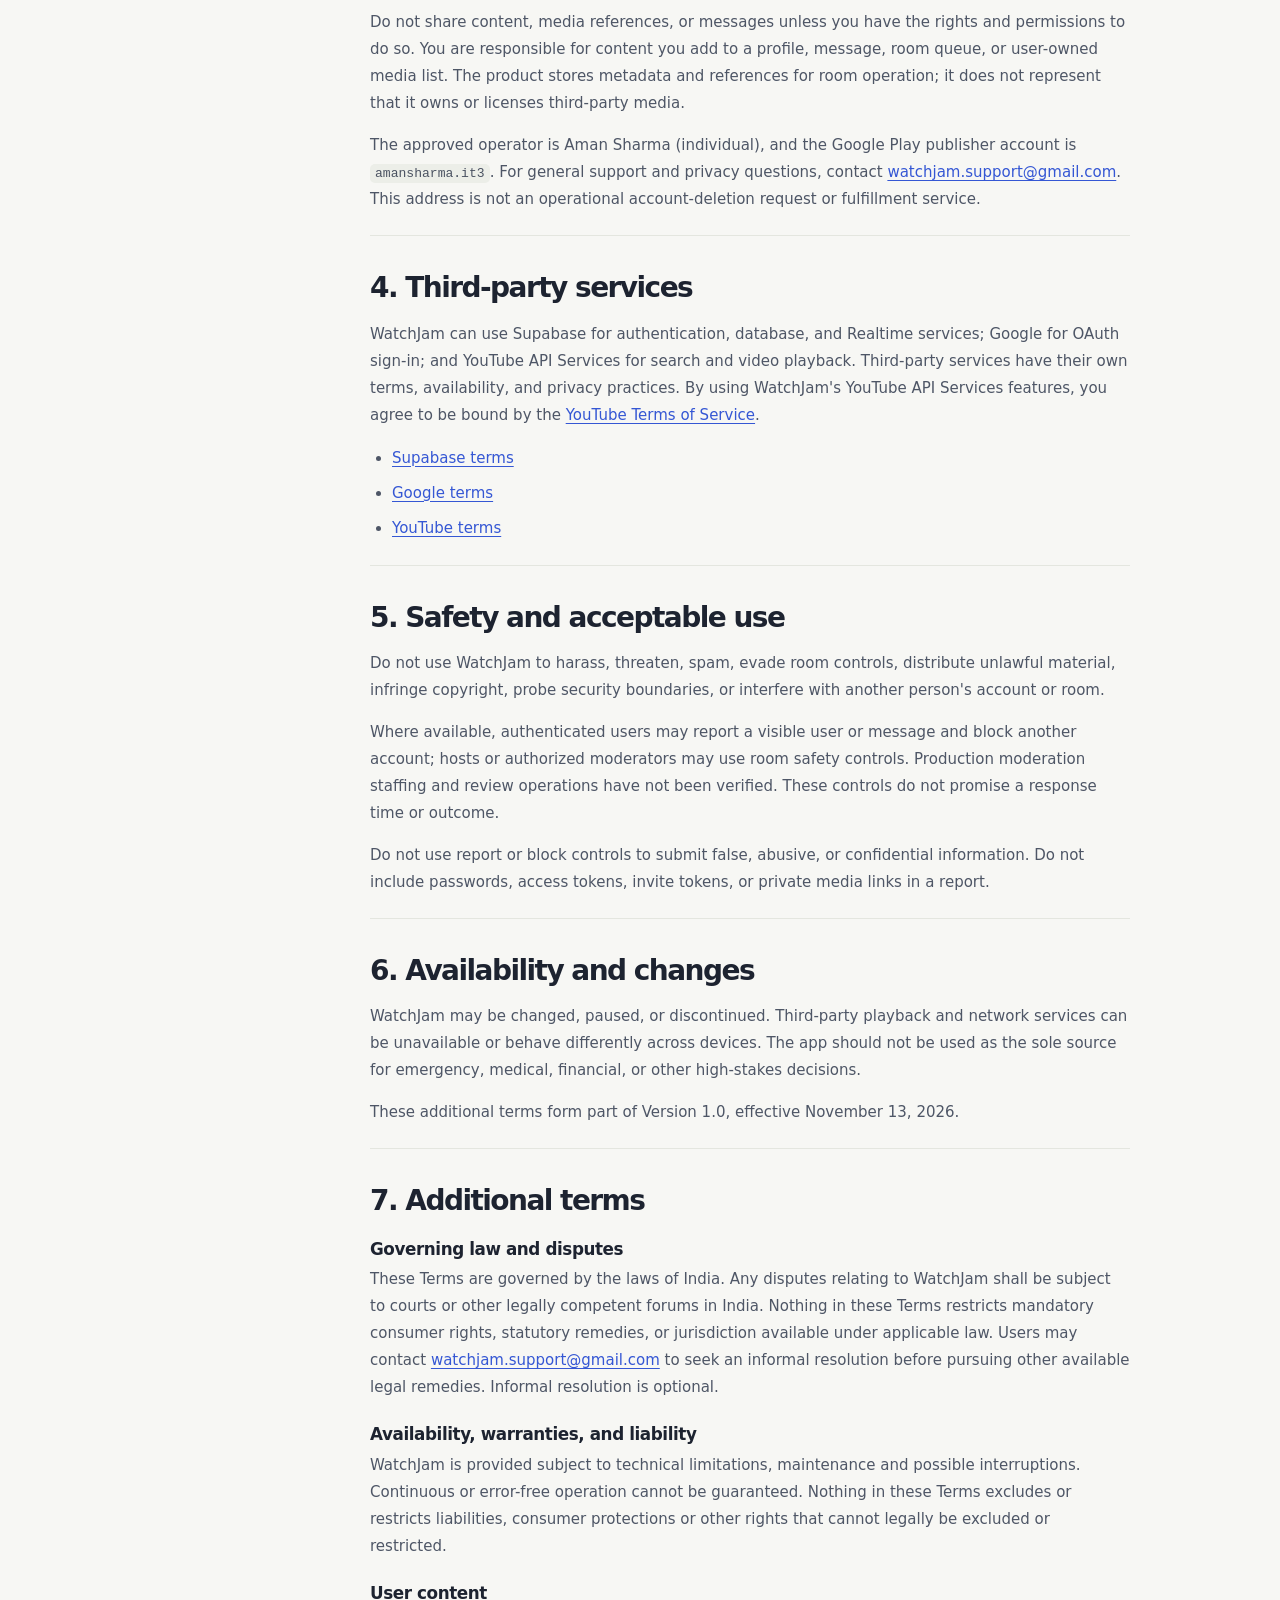
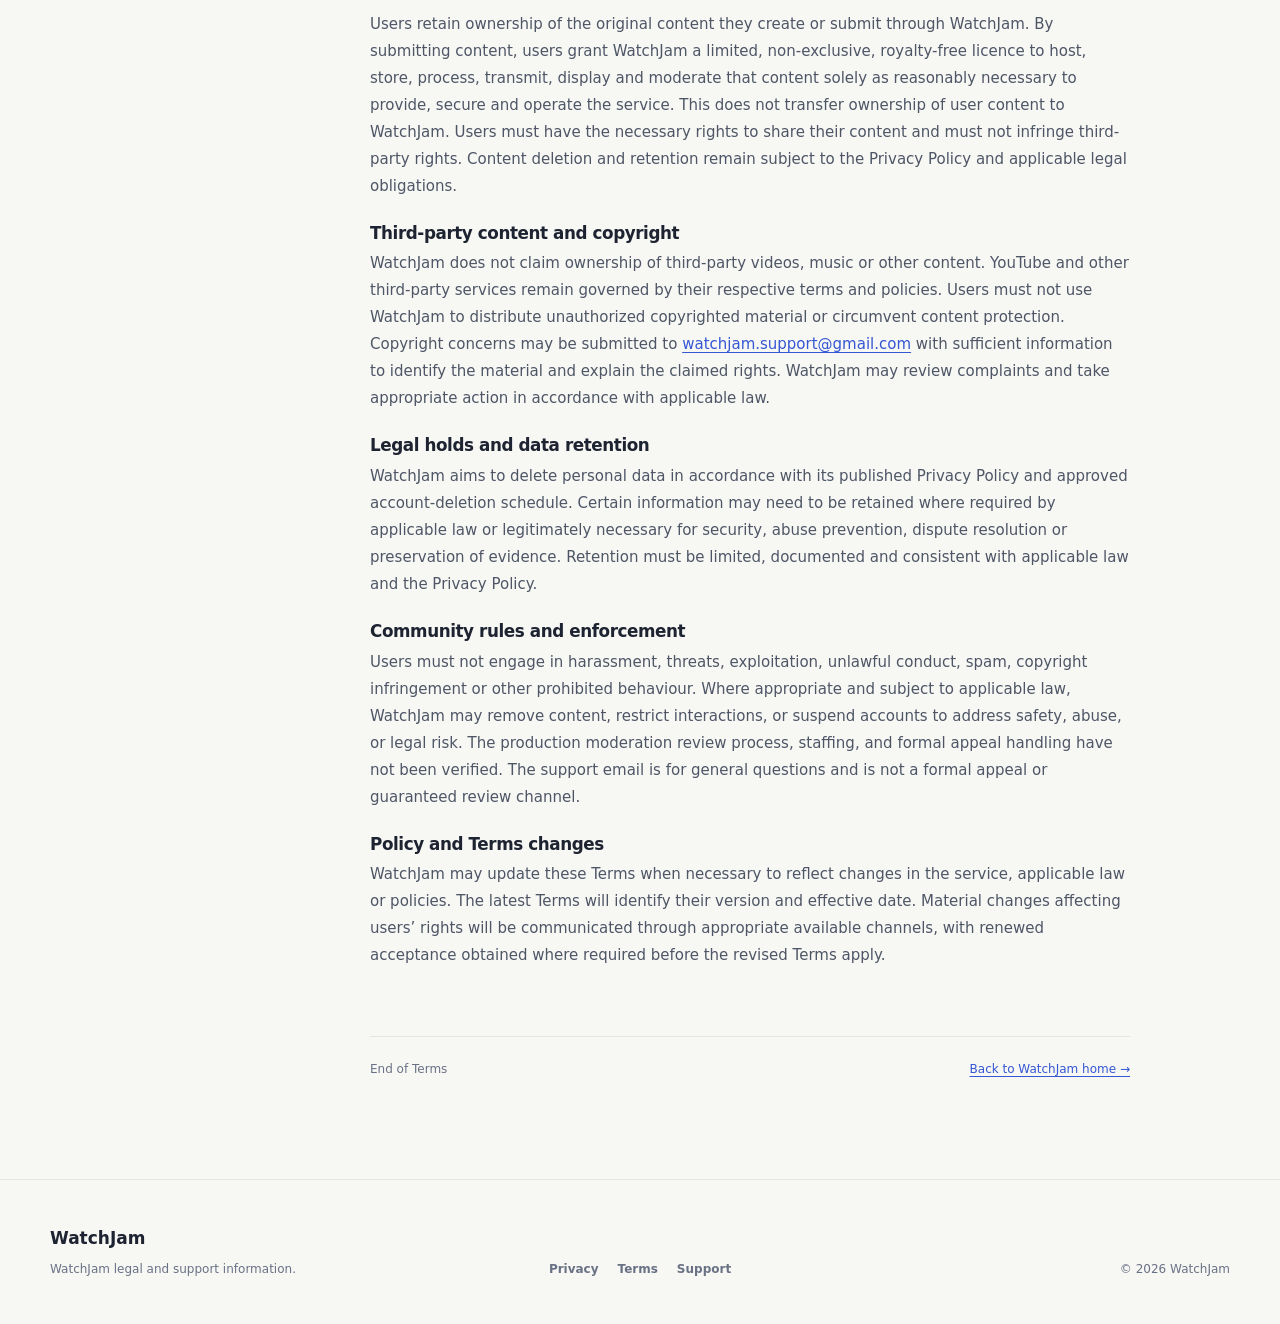
<file: terms.html>
<!doctype html>
<html lang="en">
  <head>
    <meta charset="utf-8" />
    <meta name="viewport" content="width=device-width, initial-scale=1" />
    <meta
      name="description"
      content="Terms of Use for WatchJam."
    />
    <title>WatchJam Terms of Use</title>
    <link rel="stylesheet" href="assets/site.css" />
    <script defer src="assets/site.js"></script>
  </head>
  <body data-page="terms">
<header class="site-header">
      <div class="container header-inner">
        <a class="brand" href="index.html" aria-label="WatchJam home"
          ><span class="brand-mark" aria-hidden="true">WJ</span
          ><span class="brand-copy"
            ><strong>WatchJam</strong><small>legal &amp; support</small></span
          ></a
        ><button
          class="menu-toggle"
          type="button"
          aria-expanded="false"
          aria-controls="site-nav"
        >
          <span class="sr-only">Toggle navigation</span
          ><span class="menu-icon" aria-hidden="true"
            ><i></i><i></i><i></i
          ></span>
        </button>
        <nav id="site-nav" class="site-nav" aria-label="Primary navigation">
          <a data-nav="privacy" href="privacy.html">Privacy</a
          ><a data-nav="terms" href="terms.html">Terms</a
          ><a data-nav="support" href="support.html">Support</a>
        </nav>
      </div>
    </header>
    <main class="container legal-layout">
      <aside class="legal-rail">
        <p class="eyebrow">Version 1.0</p>
        <h1>Terms of use</h1>
        <p class="rail-note">
          These Terms govern use of the WatchJam service.
        </p>
        <div class="rail-links">
          <a href="#use">Using WatchJam</a
          ><a href="#rooms">Rooms &amp; content</a
          ><a href="#third-party">Third parties</a><a href="#safety">Safety</a
          ><a href="#availability">Availability</a
          ><a href="#additional-terms">Additional terms</a>
        </div>
      </aside>
      <article class="legal-document">
        <div class="document-meta">
          <span class="status-pill">VERSION 1.0</span><span>Effective date: November 13, 2026</span>
        </div>
<section id="use">
          <h2>1. Using WatchJam</h2>
          <p>
            WatchJam helps people create or join shared watch rooms, coordinate
            playback, exchange room messages, and manage social connections. The
            app presents the current Terms for review and asks users to accept
            them. The current source records acceptance through a server-side
            RPC for persistent accounts and also stores a local device marker.
            The production migration and current-version enforcement have not
            been verified.
          </p>
          <p>
            If WatchJam offers a paid plan, subscription, or in-app purchase,
            applicable price and terms will be shown before purchase. These Terms
            do not represent that any paid feature is currently available.
          </p>
          <h3>Age eligibility</h3>
          <p>
            WatchJam is strictly for people aged 18 and older. Users under 18
            are not permitted to use WatchJam. The app asks users to confirm
            that they are at least 18. This is self-attestation, not identity
            or age-document verification; WatchJam does not collect a date of
            birth or identity document for this check.
          </p>
        </section>
        <section id="accounts">
          <h2>2. Accounts and authentication</h2>
          <ul>
            <li>
              The first-release sign-in flow offers email/password accounts and
              Google sign-in. The owner-confirmed production Auth configuration
              has anonymous sign-in and manual account linking disabled. Guest or
              anonymous login is not offered through the normal first-release
              sign-in flow.
            </li>
            <li>
              You are responsible for activity performed through your account
              and for keeping credentials private.
            </li>
            <li>
              A future release may change available sign-in methods only with
              updated product and privacy disclosures.
            </li>
            <li>
              The app presents the current Terms for review and asks the user to accept.
              The current source records acceptance through a server-side RPC
              for persistent accounts and also stores a local device marker. The
              production migration and current-version enforcement have not
              been verified.
            </li>
            <li>
              The reviewed source includes an in-app account-deletion request
              and status interface. Production request processing and deletion
              fulfillment are not verified; the interface alone does not delete
              an account.
            </li>
          </ul>
        </section>
        <section id="deletion-terms">
          <h2>2A. Account deletion target</h2>
          <p>
            There is no verified production account-deletion request and
            fulfillment service at this time. If that service is later deployed,
            the approved future targets are acknowledgment of verified requests
            within 72 hours and ordinary completion aimed within seven days. An
            approved legitimate exception may use a standard 30-day processing
            target. A request may be cancelled until irreversible processing
            begins. Hosted rooms may be closed after a clear warning. These are
            future targets, not active guarantees or a currently available
            deletion route.
          </p>
        </section>
        <section id="rooms">
          <h2>3. Rooms, messages, and media</h2>
          <p>
            Rooms may have different visibility settings, and access depends
            on the options shown in the app and the room's access controls.
            Hosts and authorized moderators may use the room controls made
            available in the app.
          </p>
          <p>
            Do not share content, media references, or messages unless you have
            the rights and permissions to do so. You are responsible for content
            you add to a profile, message, room queue, or user-owned media list.
            The product stores metadata and references for room operation; it
            does not represent that it owns or licenses third-party media.
          </p>
<p>
            The approved operator is Aman Sharma (individual), and the Google
            Play publisher account is <code>amansharma.it3</code>. For general
            support and privacy questions, contact
            <a href="mailto:watchjam.support@gmail.com"
              >watchjam.support@gmail.com</a
            >. This address is not an operational account-deletion request or
            fulfillment service.
          </p>
        </section>
        <section id="third-party">
          <h2>4. Third-party services</h2>
          <p>
            WatchJam can use Supabase for authentication, database, and Realtime
            services; Google for OAuth sign-in; and YouTube API Services for
            search and video playback. Third-party services have their own terms,
            availability, and privacy practices. By using WatchJam's YouTube
            API Services features, you agree to be bound by the
            <a href="https://www.youtube.com/t/terms" rel="noreferrer">YouTube Terms of Service</a>.
          </p>
          <ul>
            <li>
              <a href="https://supabase.com/terms" rel="noreferrer"
                >Supabase terms</a
              >
            </li>
            <li>
              <a href="https://policies.google.com/terms" rel="noreferrer"
                >Google terms</a
              >
            </li>
            <li>
              <a href="https://www.youtube.com/t/terms" rel="noreferrer"
                >YouTube terms</a
              >
            </li>
          </ul>
        </section>
        <section id="safety">
          <h2>5. Safety and acceptable use</h2>
          <p>
            Do not use WatchJam to harass, threaten, spam, evade room controls,
            distribute unlawful material, infringe copyright, probe security
            boundaries, or interfere with another person's account or room.
          </p>
          <p>
            Where available, authenticated users may report a visible user or
            message and block another account; hosts or authorized moderators
            may use room safety controls. Production moderation staffing and
            review operations have not been verified. These controls do not
            promise a response time or outcome.
          </p>
          <p>
            Do not use report or block controls to submit false, abusive, or
            confidential information. Do not include passwords, access tokens,
            invite tokens, or private media links in a report.
          </p>
        </section>
        <section id="availability">
          <h2>6. Availability and changes</h2>
          <p>
            WatchJam may be changed, paused, or discontinued. Third-party
            playback and network services can be unavailable or behave
            differently across devices. The app should not be used as the sole
            source for emergency, medical, financial, or other high-stakes
            decisions.
          </p>
          <p>
            These additional terms form part of Version 1.0, effective November 13, 2026.
          </p>
        </section>
        <section id="additional-terms">
          <h2>7. Additional terms</h2>
<h3>Governing law and disputes</h3>
          <p>
            These Terms are governed by
            the laws of India. Any disputes relating to WatchJam shall be
            subject to courts or other legally competent forums in India.
            Nothing in these Terms restricts mandatory consumer rights, statutory
            remedies, or jurisdiction available under applicable law. Users may
            contact
            <a href="mailto:watchjam.support@gmail.com"
              >watchjam.support@gmail.com</a
            > to seek an informal resolution before pursuing other available
            legal remedies. Informal resolution is optional.
          </p>
          <h3>Availability, warranties, and liability</h3>
          <p>
            WatchJam is provided subject
            to technical limitations, maintenance and possible interruptions.
            Continuous or error-free operation cannot be guaranteed. Nothing in
            these Terms excludes or restricts liabilities, consumer protections
            or other rights that cannot legally be excluded or restricted.
          </p>
          <h3>User content</h3>
          <p>
            Users retain ownership of the
            original content they create or submit through WatchJam. By
            submitting content, users grant WatchJam a limited, non-exclusive,
            royalty-free licence to host, store, process, transmit, display and
            moderate that content solely as reasonably necessary to provide,
            secure and operate the service. This does not transfer ownership of
            user content to WatchJam. Users must have the necessary rights to
            share their content and must not infringe third-party rights.
            Content deletion and retention remain subject to the Privacy Policy
            and applicable legal obligations.
          </p>
          <h3>Third-party content and copyright</h3>
          <p>
            WatchJam does not claim
            ownership of third-party videos, music or other content. YouTube and
            other third-party services remain governed by their respective terms
            and policies. Users must not use WatchJam to distribute unauthorized
            copyrighted material or circumvent content protection. Copyright
            concerns may be submitted to
            <a href="mailto:watchjam.support@gmail.com"
              >watchjam.support@gmail.com</a
            > with sufficient information to identify the material and explain
            the claimed rights. WatchJam may review complaints and take
            appropriate action in accordance with applicable law.
          </p>
          <h3>Legal holds and data retention</h3>
          <p>
            WatchJam aims to delete
            personal data in accordance with its published Privacy Policy and
            approved account-deletion schedule. Certain information may need to
            be retained where required by applicable law or legitimately
            necessary for security, abuse prevention, dispute resolution or
            preservation of evidence. Retention must be limited, documented and
            consistent with applicable law and the Privacy Policy.
          </p>
          <h3>Community rules and enforcement</h3>
          <p>
            Users must not engage in
            harassment, threats, exploitation, unlawful conduct, spam, copyright
            infringement or other prohibited behaviour. Where appropriate and
            subject to applicable law, WatchJam may remove content, restrict
            interactions, or suspend accounts to address safety, abuse, or legal
            risk. The production moderation review process, staffing, and formal
            appeal handling have not been verified. The support email is for
            general questions and is not a formal appeal or guaranteed review
            channel.
          </p>
          <h3>Policy and Terms changes</h3>
          <p>
            WatchJam may update these
            Terms when necessary to reflect changes in the service, applicable
            law or policies. The latest Terms will identify their version and
            effective date. Material changes affecting users’ rights will be
            communicated through appropriate available channels, with renewed
            acceptance obtained where required before the revised Terms apply.
          </p>
        </section>

        <div class="document-end">
          <span>End of Terms</span
          ><a href="index.html">Back to WatchJam home →</a>
        </div>
      </article>
    </main>
    <footer class="site-footer">
      <div class="container footer-inner">
        <div>
          <a class="footer-brand" href="index.html">WatchJam</a>
          <p>WatchJam legal and support information.</p>
        </div>
        <nav aria-label="Footer navigation">
          <a href="privacy.html">Privacy</a
          ><a href="terms.html">Terms</a><a href="support.html">Support</a>
        </nav>
        <p class="footer-meta">© <span data-year></span> WatchJam</p>
      </div>
    </footer>
  </body>
</html>
</file>
<file: assets/site.css>
:root {
  --ink: #1d2330;
  --muted: #697184;
  --paper: #f7f7f4;
  --card: #ffffff;
  --line: #e4e6df;
  --blue: #3557d4;
  --blue-deep: #233a9e;
  --yellow: #f2c94c;
  --mint: #d9f2e4;
  --rose: #f8e2e1;
  --sand: #fbf4dd;
  --shadow: 0 24px 80px rgba(27, 34, 54, 0.08);
  --radius: 22px;
  --max: 1180px;
  font-family:
    Inter,
    ui-sans-serif,
    system-ui,
    -apple-system,
    BlinkMacSystemFont,
    "Segoe UI",
    sans-serif;
  color: var(--ink);
  background: var(--paper);
  font-synthesis: none;
}
* {
  box-sizing: border-box;
}
html {
  scroll-behavior: smooth;
}
body {
  margin: 0;
  background: var(--paper);
  line-height: 1.6;
}
a {
  color: var(--blue);
  text-underline-offset: 3px;
}
a:hover {
  color: var(--blue-deep);
}
button:focus-visible,
a:focus-visible {
  outline: 3px solid var(--yellow);
  outline-offset: 4px;
}
button,
a {
  -webkit-tap-highlight-color: transparent;
}
.container {
  width: min(calc(100% - 48px), var(--max));
  margin: 0 auto;
}
.site-header {
  background: rgba(247, 247, 244, 0.92);
  border-bottom: 1px solid var(--line);
  position: sticky;
  top: 0;
  z-index: 10;
  backdrop-filter: blur(16px);
}
.header-inner {
  align-items: center;
  display: flex;
  justify-content: space-between;
  min-height: 82px;
}
.brand,
.footer-brand {
  color: var(--ink);
  text-decoration: none;
}
.brand {
  align-items: center;
  display: inline-flex;
  gap: 11px;
}
.brand-mark {
  align-items: center;
  background: var(--blue);
  border-radius: 11px 11px 11px 4px;
  color: #fff;
  display: inline-flex;
  font-size: 12px;
  font-weight: 900;
  height: 35px;
  justify-content: center;
  letter-spacing: -0.06em;
  width: 35px;
}
.brand-copy {
  display: grid;
  line-height: 1;
}
.brand-copy strong {
  font-size: 17px;
  letter-spacing: -0.03em;
}
.brand-copy small {
  color: var(--muted);
  font-size: 9px;
  font-weight: 800;
  letter-spacing: 0.14em;
  margin-top: 5px;
  text-transform: uppercase;
}
.site-nav {
  align-items: center;
  display: flex;
  gap: 28px;
}
.site-nav a {
  color: var(--muted);
  font-size: 14px;
  font-weight: 750;
  padding: 8px 0;
  text-decoration: none;
}
.site-nav a:hover,
.site-nav a.active {
  color: var(--ink);
}
.site-nav a.active {
  border-bottom: 2px solid var(--blue);
}
.menu-toggle {
  background: none;
  border: 0;
  cursor: pointer;
  display: none;
  padding: 10px;
}
.menu-icon {
  display: grid;
  gap: 4px;
}
.menu-icon i {
  background: var(--ink);
  display: block;
  height: 2px;
  width: 24px;
}
.sr-only {
  clip: rect(0, 0, 0, 0);
  clip-path: inset(50%);
  height: 1px;
  overflow: hidden;
  position: absolute;
  white-space: nowrap;
  width: 1px;
}
.eyebrow {
  color: var(--blue);
  font-size: 11px;
  font-weight: 900;
  letter-spacing: 0.18em;
  margin: 0 0 14px;
  text-transform: uppercase;
}
h1,
h2,
h3,
p {
  margin-top: 0;
}
h1,
h2,
h3 {
  letter-spacing: -0.055em;
  line-height: 1.05;
}
h1 {
  font-size: clamp(3.2rem, 7vw, 6.65rem);
  max-width: 850px;
}
h2 {
  font-size: clamp(2rem, 4vw, 3.25rem);
}
h3 {
  font-size: 1.15rem;
}
.hero {
  align-items: center;
  display: grid;
  gap: 70px;
  grid-template-columns: minmax(0, 1.1fr) minmax(310px, 0.7fr);
  min-height: 650px;
  padding-bottom: 80px;
  padding-top: 90px;
}
.hero-copy h1 {
  margin-bottom: 25px;
}
.hero-lede,
.lede {
  color: var(--muted);
  font-size: clamp(1.05rem, 1.8vw, 1.23rem);
  line-height: 1.65;
  max-width: 640px;
}
.button-row {
  align-items: center;
  display: flex;
  flex-wrap: wrap;
  gap: 13px;
  margin-top: 35px;
}
.button {
  border-radius: 999px;
  display: inline-flex;
  font-size: 14px;
  font-weight: 850;
  gap: 10px;
  padding: 13px 18px;
  text-decoration: none;
  transition:
    transform 0.2s ease,
    box-shadow 0.2s ease;
}
.button:hover {
  transform: translateY(-2px);
}
.button-primary {
  background: var(--blue);
  box-shadow: 0 10px 25px rgba(53, 87, 212, 0.22);
  color: #fff;
}
.button-primary:hover {
  color: #fff;
}
.button-quiet {
  border: 1px solid var(--line);
  color: var(--ink);
}
.button-light {
  background: #fff;
  color: var(--blue-deep);
}
.hero-card {
  background: var(--ink);
  border-radius: 30px;
  box-shadow: var(--shadow);
  color: #fff;
  min-height: 440px;
  overflow: hidden;
  padding: 42px 34px;
  position: relative;
}
.orb {
  border: 1px solid rgba(255, 255, 255, 0.15);
  border-radius: 50%;
  position: absolute;
}
.orb-one {
  height: 250px;
  right: -90px;
  top: -80px;
  width: 250px;
}
.orb-two {
  height: 340px;
  right: -140px;
  top: -125px;
  width: 340px;
}
.hero-card-kicker {
  color: var(--yellow);
  font-size: 10px;
  font-weight: 900;
  letter-spacing: 0.17em;
  position: relative;
  text-transform: uppercase;
}
.hero-card-title {
  font-size: 2.75rem;
  font-weight: 850;
  letter-spacing: -0.07em;
  line-height: 0.98;
  margin: 85px 0 55px;
  max-width: 240px;
  position: relative;
}
.signal-list {
  border-top: 1px solid rgba(255, 255, 255, 0.17);
  position: relative;
}
.signal-list div {
  align-items: center;
  border-bottom: 1px solid rgba(255, 255, 255, 0.17);
  display: flex;
  font-size: 13px;
  gap: 10px;
  padding: 14px 0;
}
.signal-list b {
  color: rgba(255, 255, 255, 0.58);
  font-size: 10px;
  font-weight: 800;
  margin-left: auto;
  text-transform: uppercase;
}
.signal-dot {
  border-radius: 50%;
  height: 8px;
  width: 8px;
}
.green {
  background: #7de5a5;
}
.yellow {
  background: var(--yellow);
}
.blue {
  background: #8bb4ff;
}
.hero-card-note {
  color: rgba(255, 255, 255, 0.58);
  font-size: 12px;
  line-height: 1.55;
  margin: 23px 0 0;
  max-width: 300px;
  position: relative;
}
.section {
  padding-bottom: 100px;
  padding-top: 80px;
}
.section-tight {
  padding-top: 15px;
}
.section-heading {
  margin-bottom: 34px;
  max-width: 660px;
}
.section-heading h2 {
  margin-bottom: 0;
}
.card-grid {
  display: grid;
  gap: 18px;
}
.three-up {
  grid-template-columns: repeat(3, 1fr);
}
.info-card,
.support-card {
  background: var(--card);
  border: 1px solid var(--line);
  border-radius: var(--radius);
  color: var(--ink);
  display: flex;
  flex-direction: column;
  min-height: 280px;
  padding: 28px;
  text-decoration: none;
  transition:
    box-shadow 0.2s ease,
    transform 0.2s ease;
}
.info-card:hover {
  box-shadow: var(--shadow);
  color: var(--ink);
  transform: translateY(-5px);
}
.card-number {
  color: var(--blue);
  font-size: 12px;
  font-weight: 900;
  letter-spacing: 0.12em;
}
.info-card h3,
.support-card h2 {
  margin: 55px 0 10px;
}
.info-card p,
.support-card p {
  color: var(--muted);
  font-size: 14px;
  line-height: 1.65;
}
.card-link {
  color: var(--blue);
  font-size: 13px;
  font-weight: 850;
  margin-top: auto;
}
.split-section {
  align-items: start;
  display: grid;
  gap: 100px;
  grid-template-columns: 0.75fr 1fr;
}
.fact-stack {
  border-top: 1px solid var(--line);
}
.fact-row {
  align-items: start;
  border-bottom: 1px solid var(--line);
  display: grid;
  gap: 20px;
  grid-template-columns: 40px 1fr;
  padding: 25px 0;
}
.fact-icon {
  color: var(--blue);
  font-size: 12px;
  font-weight: 900;
  padding-top: 4px;
}
.fact-row h3 {
  margin: 0 0 8px;
}
.fact-row p {
  color: var(--muted);
  font-size: 14px;
  line-height: 1.6;
  margin: 0;
}
.review-banner {
  align-items: center;
  background: var(--blue);
  border-radius: 28px;
  color: #fff;
  display: flex;
  gap: 30px;
  justify-content: space-between;
  margin-bottom: 100px;
  overflow: hidden;
  padding: 42px 48px;
  position: relative;
}
.review-banner:after {
  border: 1px solid rgba(255, 255, 255, 0.25);
  border-radius: 50%;
  content: "";
  height: 220px;
  position: absolute;
  right: 100px;
  top: -120px;
  width: 220px;
}
.review-banner > * {
  position: relative;
  z-index: 1;
}
.review-label {
  color: var(--yellow);
  display: inline-block;
  font-size: 10px;
  font-weight: 900;
  letter-spacing: 0.17em;
  margin-bottom: 12px;
  text-transform: uppercase;
}
.review-banner h2 {
  font-size: 2rem;
  margin: 0 0 10px;
}
.review-banner p {
  color: rgba(255, 255, 255, 0.72);
  margin: 0;
}
.site-footer {
  border-top: 1px solid var(--line);
  padding: 45px 0;
}
.footer-inner {
  align-items: end;
  display: grid;
  gap: 28px;
  grid-template-columns: 1fr auto 1fr;
}
.footer-brand {
  font-size: 17px;
  font-weight: 900;
}
.footer-inner p {
  color: var(--muted);
  font-size: 12px;
  margin: 7px 0 0;
}
.footer-inner nav {
  display: flex;
  flex-wrap: wrap;
  gap: 19px;
}
.footer-inner nav a {
  color: var(--muted);
  font-size: 12px;
  font-weight: 750;
  text-decoration: none;
}
.footer-meta {
  text-align: right;
}
.legal-layout {
  display: grid;
  gap: 90px;
  grid-template-columns: 230px minmax(0, 760px);
  padding-bottom: 100px;
  padding-top: 85px;
}
.legal-rail {
  align-self: start;
  position: sticky;
  top: 120px;
}
.legal-rail h1 {
  font-size: 2.55rem;
  margin-bottom: 18px;
}
.rail-note {
  color: var(--muted);
  font-size: 13px;
  line-height: 1.55;
}
.rail-links {
  border-left: 1px solid var(--line);
  display: grid;
  gap: 6px;
  margin-top: 34px;
  padding-left: 16px;
}
.rail-links a {
  color: var(--muted);
  font-size: 12px;
  text-decoration: none;
}
.rail-links a:hover {
  color: var(--ink);
}
.legal-document {
  min-width: 0;
}
.document-meta {
  align-items: center;
  color: var(--muted);
  display: flex;
  flex-wrap: wrap;
  font-size: 12px;
  gap: 15px;
  margin-bottom: 25px;
}
.status-pill {
  background: var(--sand);
  border: 1px solid #ecdca0;
  border-radius: 999px;
  color: #715d19;
  font-size: 10px;
  font-weight: 900;
  letter-spacing: 0.12em;
  padding: 6px 10px;
}
.legal-document section {
  border-top: 1px solid var(--line);
  padding: 37px 0 7px;
}
.legal-document section:first-of-type {
  border-top: 0;
  padding-top: 12px;
}
.legal-document h2 {
  font-size: 1.75rem;
  margin-bottom: 18px;
}
.legal-document h3 {
  font-size: 1.05rem;
  letter-spacing: -0.025em;
  margin: 25px 0 8px;
}
.legal-document p,
.legal-document li {
  color: #4e5666;
  font-size: 15px;
  line-height: 1.8;
}
.legal-document ul,
.legal-document ol {
  padding-left: 22px;
}
.legal-document li + li {
  margin-top: 8px;
}
.legal-document code,
code {
  background: #eceee8;
  border-radius: 5px;
  color: #4a5261;
  font-family: ui-monospace, SFMono-Regular, Menlo, monospace;
  font-size: 0.87em;
  padding: 2px 5px;
}
.callout {
  border-radius: 16px;
  font-size: 14px;
  line-height: 1.6;
  margin: 22px 0;
  padding: 17px 19px;
}
.callout strong {
  color: var(--ink);
}
.callout-warning {
  background: var(--sand);
  border: 1px solid #ecdca0;
}
.callout-danger {
  background: var(--rose);
  border: 1px solid #efc5c3;
}
.document-end {
  align-items: center;
  border-top: 1px solid var(--line);
  color: var(--muted);
  display: flex;
  font-size: 12px;
  justify-content: space-between;
  margin-top: 45px;
  padding-top: 23px;
}
.checklist {
  list-style: none;
  margin: 0;
  padding-left: 0 !important;
}
.checklist li {
  border-bottom: 1px solid var(--line);
  padding: 13px 0 13px 25px;
  position: relative;
}
.checklist li:before {
  color: var(--blue);
  content: "□";
  font-size: 18px;
  left: 0;
  position: absolute;
  top: 8px;
}
.narrow-page {
  max-width: 820px;
  padding-bottom: 120px;
  padding-top: 95px;
}
.narrow-page h1 {
  font-size: clamp(3rem, 7vw, 5.9rem);
  margin-bottom: 22px;
}
.step-panel {
  background: #fff;
  border: 1px solid var(--line);
  border-radius: 22px;
  margin: 45px 0;
  padding: 8px 28px;
}
.step {
  border-bottom: 1px solid var(--line);
  display: grid;
  gap: 25px;
  grid-template-columns: 45px 1fr;
  padding: 28px 0;
}
.step:last-child {
  border-bottom: 0;
}
.step > span {
  color: var(--blue);
  font-size: 12px;
  font-weight: 900;
  padding-top: 5px;
}
.step h2 {
  font-size: 1.5rem;
  margin: 0 0 10px;
}
.step p,
.plain-section p,
.plain-section blockquote,
.owner-field p {
  color: var(--muted);
  font-size: 15px;
  line-height: 1.8;
}
.owner-field {
  background: var(--ink);
  border-radius: 22px;
  color: #fff;
  margin: 45px 0;
  padding: 30px;
}
.owner-field h2 {
  font-size: 1.7rem;
  margin-bottom: 13px;
}
.owner-field .placeholder {
  color: var(--yellow);
  font-family: ui-monospace, SFMono-Regular, Menlo, monospace;
  font-size: 14px;
}
.owner-field .muted {
  color: rgba(255, 255, 255, 0.62);
  font-size: 13px;
}
.deletion-portal {
  background: #f4f6fb;
  border: 1px solid var(--line);
  border-radius: 22px;
  margin: 28px 0;
  padding: 24px;
}
.deletion-portal [hidden] {
  display: none !important;
}
.deletion-portal h2 {
  margin-bottom: 10px;
}
.portal-status,
.portal-case {
  background: #fff;
  border: 1px solid var(--line);
  border-radius: 12px;
  margin: 16px 0;
  padding: 14px;
}
.portal-form {
  display: grid;
  gap: 10px;
  margin: 18px 0;
  max-width: 520px;
}
.portal-form label,
.portal-ack {
  font-weight: 650;
}
.portal-form input {
  background: #fff;
  border: 1px solid #aeb6c5;
  border-radius: 10px;
  color: var(--ink);
  font: inherit;
  min-height: 46px;
  padding: 10px 12px;
  width: 100%;
}
.portal-form input:focus-visible,
.portal-ack input:focus-visible,
.deletion-portal button:focus-visible {
  outline: 3px solid var(--yellow);
  outline-offset: 2px;
}
.portal-ack {
  align-items: flex-start;
  display: flex;
  gap: 10px;
  margin: 16px 0;
}
.portal-ack input {
  flex: 0 0 auto;
  height: 20px;
  margin-top: 3px;
  width: 20px;
}
.deletion-portal button:disabled {
  cursor: not-allowed;
  opacity: 0.55;
}
.plain-section {
  border-top: 1px solid var(--line);
  padding: 30px 0;
}
.plain-section h2 {
  font-size: 1.55rem;
}
.plain-section blockquote {
  border-left: 3px solid var(--blue);
  margin: 20px 0;
  padding-left: 18px;
}
.support-page {
  padding-bottom: 100px;
  padding-top: 85px;
}
.support-hero {
  align-items: center;
  display: flex;
  justify-content: space-between;
  min-height: 360px;
}
.support-hero h1 {
  font-size: clamp(3rem, 6vw, 5.7rem);
  margin-bottom: 20px;
}
.support-mark {
  align-items: center;
  background: var(--mint);
  border-radius: 48% 52% 54% 46%;
  color: var(--blue);
  display: flex;
  font-size: 8rem;
  font-weight: 900;
  height: 260px;
  justify-content: center;
  transform: rotate(8deg);
  width: 260px;
}
.support-mark span {
  transform: rotate(-8deg);
}
.support-grid {
  display: grid;
  gap: 18px;
  grid-template-columns: repeat(3, 1fr);
  margin: 35px 0 105px;
}
.support-card {
  min-height: 250px;
}
.support-card h2 {
  font-size: 1.35rem;
  margin-top: 45px;
}
.support-section {
  border-top: 1px solid var(--line);
  padding: 85px 0;
}
.support-checks {
  display: grid;
  gap: 13px;
  grid-template-columns: repeat(2, 1fr);
}
.support-checks div {
  align-items: center;
  background: #fff;
  border: 1px solid var(--line);
  border-radius: 14px;
  display: flex;
  gap: 13px;
  padding: 16px;
}
.support-checks span {
  align-items: center;
  background: var(--mint);
  border-radius: 50%;
  color: #188a52;
  display: inline-flex;
  font-weight: 900;
  height: 24px;
  justify-content: center;
  width: 24px;
}
.support-checks p {
  font-size: 14px;
  margin: 0;
}
.questions-section {
  border-top: 1px solid var(--line);
  padding: 85px 0 30px;
}
.question-list {
  list-style: none;
  margin: 0;
  padding: 0;
}
.question-list li {
  border-bottom: 1px solid var(--line);
  display: grid;
  gap: 22px;
  grid-template-columns: 44px 1fr;
  padding: 24px 0;
}
.question-list li > span {
  color: var(--blue);
  font-size: 12px;
  font-weight: 900;
  padding-top: 3px;
}
.question-list h3 {
  font-size: 1.15rem;
  letter-spacing: -0.02em;
  margin-bottom: 6px;
}
.question-list p {
  color: var(--muted);
  font-size: 14px;
  line-height: 1.6;
  margin: 0;
}
@media (max-width: 850px) {
  .container {
    width: min(calc(100% - 36px), var(--max));
  }
  .menu-toggle {
    display: block;
  }
  .site-nav {
    background: var(--paper);
    border-bottom: 1px solid var(--line);
    display: none;
    flex-direction: column;
    gap: 0;
    left: 0;
    padding: 9px 18px 17px;
    position: absolute;
    right: 0;
    top: 82px;
  }
  .site-nav.is-open {
    display: flex;
  }
  .site-nav a {
    border-bottom: 1px solid var(--line);
    padding: 14px 0;
    width: 100%;
  }
  .site-nav a:last-child {
    border: 0;
  }
  .hero {
    gap: 45px;
    grid-template-columns: 1fr;
    min-height: 0;
    padding-bottom: 65px;
    padding-top: 65px;
  }
  .hero-card {
    min-height: 360px;
  }
  .hero-card-title {
    margin-top: 65px;
  }
  .three-up,
  .support-grid {
    grid-template-columns: 1fr;
  }
  .info-card {
    min-height: 230px;
  }
  .split-section {
    gap: 45px;
    grid-template-columns: 1fr;
  }
  .review-banner {
    align-items: start;
    flex-direction: column;
    margin-bottom: 65px;
    padding: 32px;
  }
  .review-banner:after {
    right: -85px;
  }
  .footer-inner {
    align-items: start;
    grid-template-columns: 1fr;
  }
  .footer-meta {
    text-align: left;
  }
  .legal-layout {
    gap: 35px;
    grid-template-columns: 1fr;
    padding-top: 55px;
  }
  .legal-rail {
    position: static;
  }
  .legal-rail h1 {
    font-size: 3.2rem;
  }
  .rail-links {
    display: flex;
    flex-wrap: wrap;
    gap: 10px 18px;
    margin-top: 22px;
    padding-left: 0;
    border-left: 0;
  }
  .legal-document section:first-of-type {
    padding-top: 25px;
  }
  .support-hero {
    align-items: start;
    flex-direction: column;
    gap: 35px;
    min-height: 0;
  }
  .support-mark {
    height: 170px;
    width: 170px;
    font-size: 5.2rem;
  }
  .support-page {
    padding-top: 60px;
  }
  .support-section,
  .questions-section {
    padding: 60px 0 20px;
  }
}
@media (max-width: 520px) {
  .container {
    width: min(calc(100% - 28px), var(--max));
  }
  .header-inner {
    min-height: 72px;
  }
  .site-nav {
    top: 72px;
  }
  .hero {
    padding-top: 50px;
  }
  .hero-copy h1 {
    font-size: 3.3rem;
  }
  .hero-card {
    border-radius: 22px;
    padding: 29px 24px;
  }
  .hero-card-title {
    font-size: 2.35rem;
  }
  .section {
    padding-bottom: 70px;
    padding-top: 60px;
  }
  .review-banner {
    border-radius: 22px;
  }
  .review-banner h2 {
    font-size: 1.7rem;
  }
  .legal-document p,
  .legal-document li {
    font-size: 14px;
  }
  .document-end {
    align-items: start;
    flex-direction: column;
    gap: 12px;
  }
  .step-panel {
    padding: 4px 20px;
  }
  .step {
    gap: 15px;
    grid-template-columns: 32px 1fr;
  }
  .support-checks {
    grid-template-columns: 1fr;
  }
  .question-list li {
    gap: 13px;
    grid-template-columns: 32px 1fr;
  }
}

@media (prefers-reduced-motion: reduce) {
  html {
    scroll-behavior: auto;
  }
  *,
  *::before,
  *::after {
    transition-duration: 0.01ms !important;
    animation-duration: 0.01ms !important;
    animation-iteration-count: 1 !important;
  }
}
</file>
